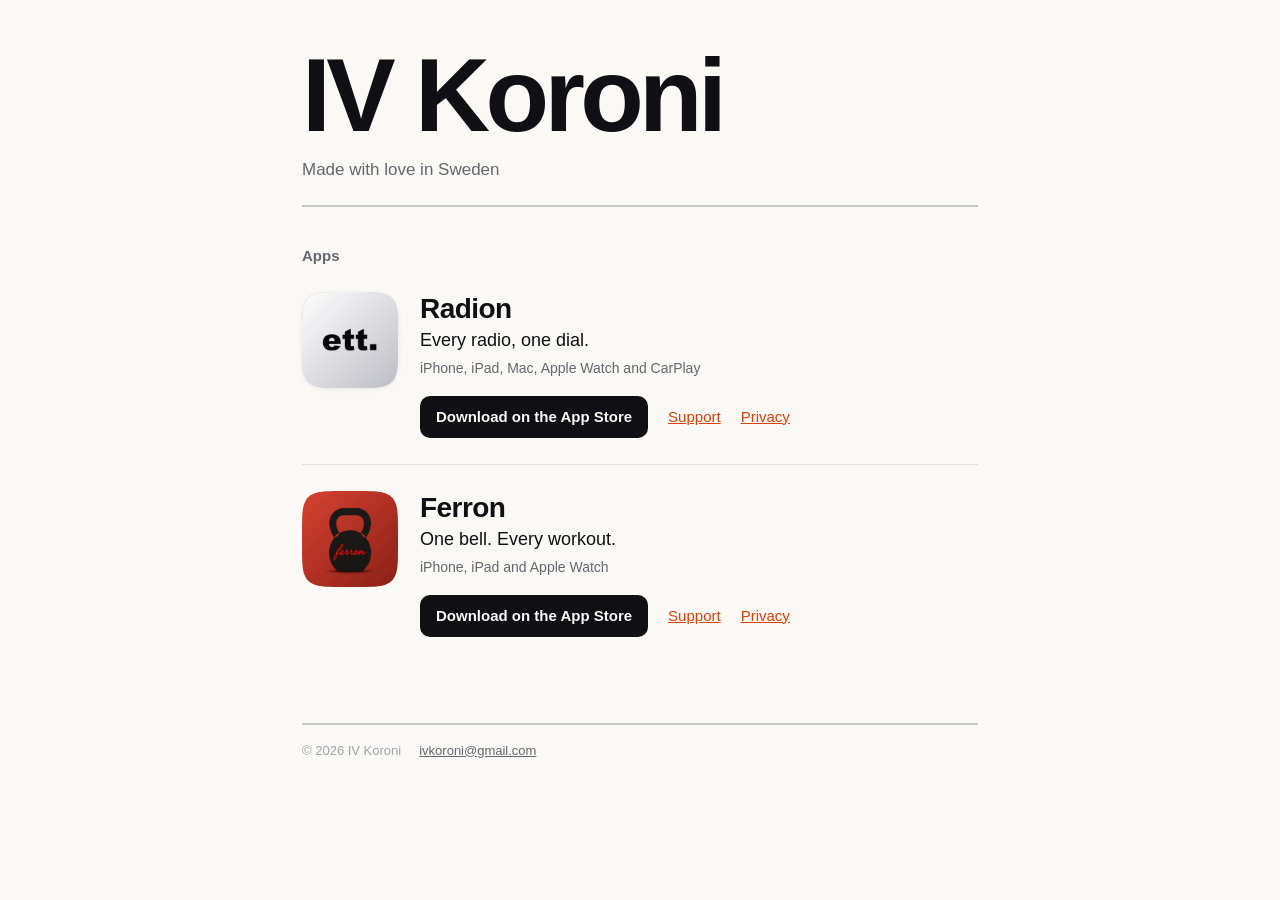
<file: index.html>
<!DOCTYPE html>
<html lang="en">
<head>
    <meta charset="utf-8">
    <meta name="viewport" content="width=device-width, initial-scale=1">
    <title>IV Koroni</title>
    <meta name="description" content="Radion and Ferron, apps by IV Koroni for iPhone, iPad, Mac and Apple Watch.">
    <link rel="stylesheet" href="/style.css">
</head>
<body>
<div class="page">

    <header class="home-head">
        <h1 class="wordmark"><a href="/">IV Koroni</a></h1>
        <p class="home-sub">Made with love in Sweden</p>
    </header>

    <main>
        <h2 class="shelf-title">Apps</h2>

        <ul class="shelf">

            <li class="app">
                <picture>
                    <source srcset="/radion/icon-dark.png" media="(prefers-color-scheme: dark)">
                    <img class="app-icon" src="/radion/icon-light.png" alt="" width="96" height="96">
                </picture>
                <div class="app-body">
                    <h3 class="app-name"><a href="/radion/">Radion</a></h3>
                    <p class="app-tagline">Every radio, one dial.</p>
                    <p class="app-devices">iPhone, iPad, Mac, Apple Watch and CarPlay</p>
                    <p class="app-actions">
                        <a class="store-button" href="https://apps.apple.com/app/radion/id6792465378">Download on the App Store</a>
                        <a href="/radion/support/">Support</a>
                        <a href="/radion/privacy/">Privacy</a>
                    </p>
                </div>
            </li>

            <li class="app">
                <img class="app-icon" src="/ferron/icon.png" alt="" width="96" height="96">
                <div class="app-body">
                    <h3 class="app-name"><a href="/ferron/">Ferron</a></h3>
                    <p class="app-tagline">One bell. Every workout.</p>
                    <p class="app-devices">iPhone, iPad and Apple Watch</p>
                    <p class="app-actions">
                        <a class="store-button" href="https://apps.apple.com/app/ferron/id6791507839">Download on the App Store</a>
                        <a href="/ferron/support/">Support</a>
                        <a href="/ferron/privacy/">Privacy</a>
                    </p>
                </div>
            </li>

        </ul>
    </main>

    <footer>
        <span>© 2026 IV Koroni</span>
        <a href="mailto:ivkoroni@gmail.com">ivkoroni@gmail.com</a>
    </footer>

</div>
</body>
</html>
</file>
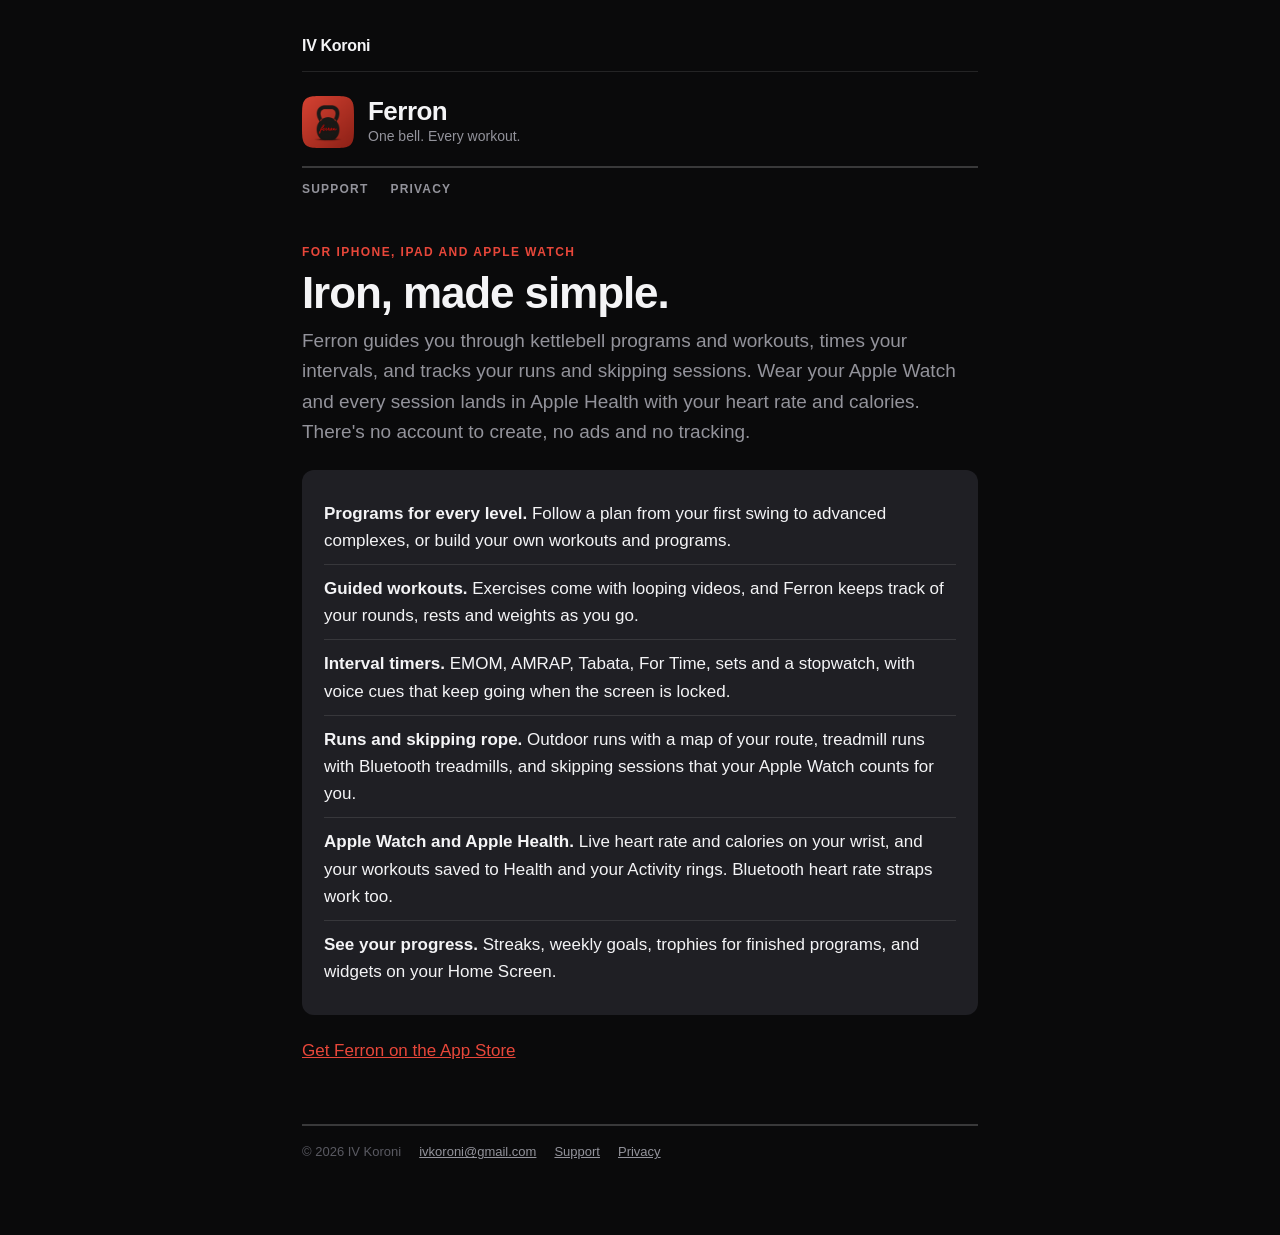
<file: ferron/index.html>
<!DOCTYPE html>
<html lang="en" class="always-dark">
<head>
    <meta charset="utf-8">
    <meta name="viewport" content="width=device-width, initial-scale=1">
    <meta name="theme-color" content="#0A0A0B">
    <title>Ferron</title>
    <meta name="description" content="Kettlebell programs, interval timers, runs and skipping rope, with Apple Watch and Apple Health. No account, no ads and no tracking.">
    <meta name="apple-itunes-app" content="app-id=6791507839">
    <link rel="stylesheet" href="/style.css">
    <link rel="apple-touch-icon" href="/ferron/apple-touch-icon.png">
    <link rel="icon" href="/ferron/icon.png">
</head>
<body>
<div class="page">

    <header>
        <div class="topbar"><a class="home-link" href="/">IV Koroni</a></div>
        <div class="masthead">
            <img class="mark" src="/ferron/icon.png" alt="">
            <div>
                <div class="masthead-title"><a href="/ferron/">Ferron</a></div>
                <div class="masthead-sub">One bell. Every workout.</div>
            </div>
        </div>
        <nav class="sections">
            <a href="/ferron/support/">Support</a>
            <a href="/ferron/privacy/">Privacy</a>
        </nav>
    </header>

    <main>
        <span class="overline">For iPhone, iPad and Apple Watch</span>
        <h1>Iron, made simple.</h1>
        <p class="lede">Ferron guides you through kettlebell programs and workouts, times your intervals, and tracks your runs and skipping sessions. Wear your Apple Watch and every session lands in Apple Health with your heart rate and calories. There's no account to create, no ads and no tracking.</p>

        <div class="card">
            <ul class="summary">
                <li><strong>Programs for every level.</strong> Follow a plan from your first swing to advanced complexes, or build your own workouts and programs.</li>
                <li><strong>Guided workouts.</strong> Exercises come with looping videos, and Ferron keeps track of your rounds, rests and weights as you go.</li>
                <li><strong>Interval timers.</strong> EMOM, AMRAP, Tabata, For Time, sets and a stopwatch, with voice cues that keep going when the screen is locked.</li>
                <li><strong>Runs and skipping rope.</strong> Outdoor runs with a map of your route, treadmill runs with Bluetooth treadmills, and skipping sessions that your Apple Watch counts for you.</li>
                <li><strong>Apple Watch and Apple Health.</strong> Live heart rate and calories on your wrist, and your workouts saved to Health and your Activity rings. Bluetooth heart rate straps work too.</li>
                <li><strong>See your progress.</strong> Streaks, weekly goals, trophies for finished programs, and widgets on your Home Screen.</li>
            </ul>
        </div>

        <p><a href="https://apps.apple.com/app/ferron/id6791507839">Get Ferron on the App Store</a></p>
    </main>

    <footer>
        <span>© 2026 IV Koroni</span>
        <a href="mailto:ivkoroni@gmail.com">ivkoroni@gmail.com</a>
        <a href="/ferron/support/">Support</a>
        <a href="/ferron/privacy/">Privacy</a>
    </footer>

</div>
</body>
</html>
</file>
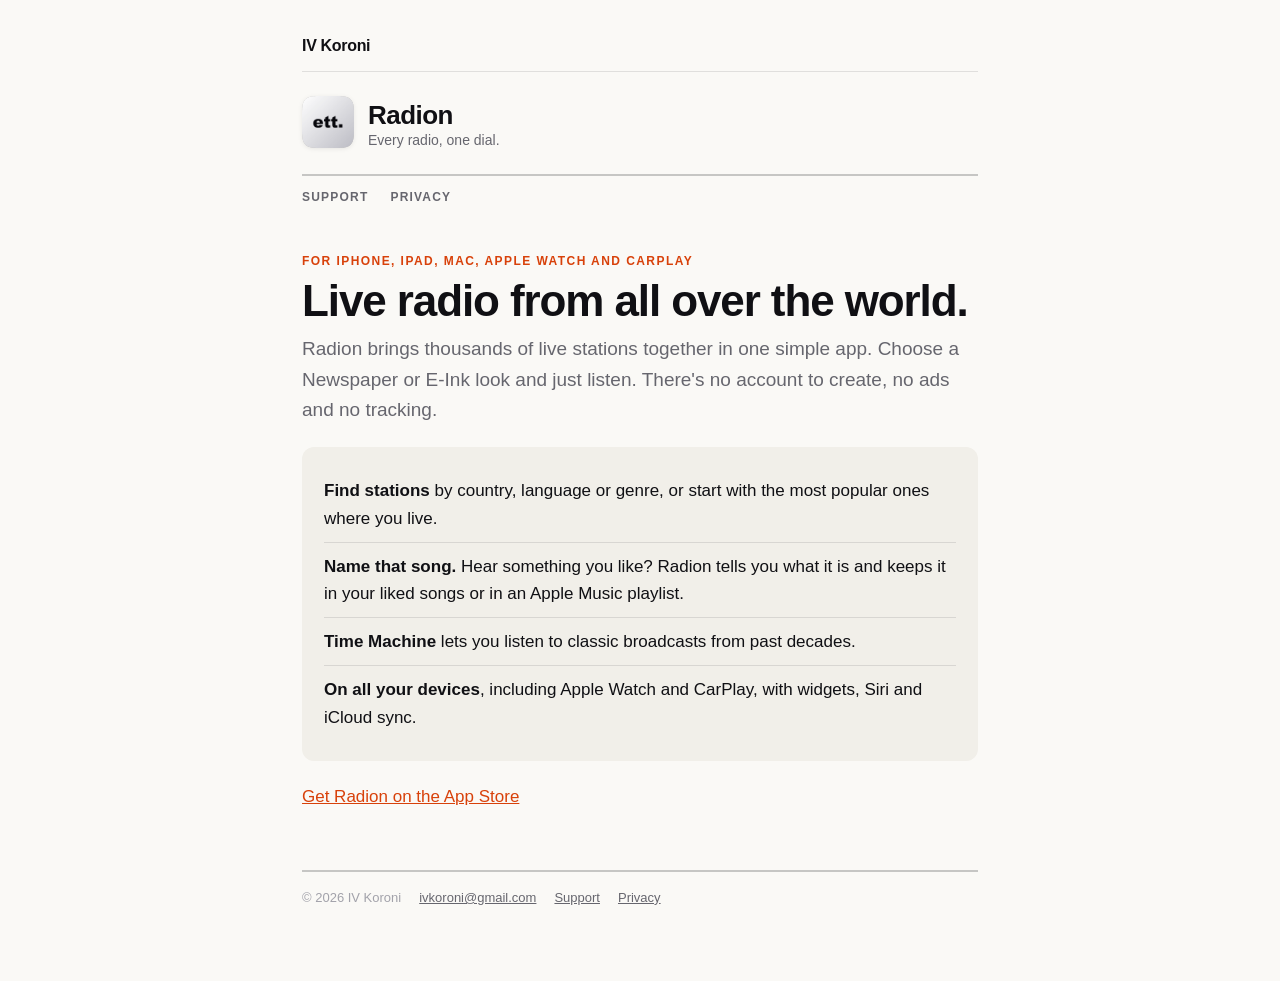
<file: radion/index.html>
<!DOCTYPE html>
<html lang="en">
<head>
    <meta charset="utf-8">
    <meta name="viewport" content="width=device-width, initial-scale=1">
    <title>Radion</title>
    <meta name="description" content="Thousands of live radio stations from around the world, with song ID, Time Machine, Apple Watch and CarPlay. No account, no ads and no tracking.">
    <meta name="apple-itunes-app" content="app-id=6792465378">
    <link rel="stylesheet" href="/style.css">
    <link rel="apple-touch-icon" href="/radion/apple-touch-icon.png">
    <link rel="icon" href="/radion/icon-light.png">
</head>
<body>
<div class="page">

    <header>
        <div class="topbar"><a class="home-link" href="/">IV Koroni</a></div>
        <div class="masthead">
            <picture>
                <source srcset="/radion/icon-dark.png" media="(prefers-color-scheme: dark)">
                <img class="mark" src="/radion/icon-light.png" alt="">
            </picture>
            <div>
                <div class="masthead-title"><a href="/radion/">Radion</a></div>
                <div class="masthead-sub">Every radio, one dial.</div>
            </div>
        </div>
        <nav class="sections">
            <a href="/radion/support/">Support</a>
            <a href="/radion/privacy/">Privacy</a>
        </nav>
    </header>

    <main>
        <span class="overline">For iPhone, iPad, Mac, Apple Watch and CarPlay</span>
        <h1>Live radio from all over the world.</h1>
        <p class="lede">Radion brings thousands of live stations together in one simple app. Choose a Newspaper or E-Ink look and just listen. There's no account to create, no ads and no tracking.</p>

        <div class="card">
            <ul class="summary">
                <li><strong>Find stations</strong> by country, language or genre, or start with the most popular ones where you live.</li>
                <li><strong>Name that song.</strong> Hear something you like? Radion tells you what it is and keeps it in your liked songs or in an Apple Music playlist.</li>
                <li><strong>Time Machine</strong> lets you listen to classic broadcasts from past decades.</li>
                <li><strong>On all your devices</strong>, including Apple Watch and CarPlay, with widgets, Siri and iCloud sync.</li>
            </ul>
        </div>

        <p><a href="https://apps.apple.com/app/radion/id6792465378">Get Radion on the App Store</a></p>
    </main>

    <footer>
        <span>© 2026 IV Koroni</span>
        <a href="mailto:ivkoroni@gmail.com">ivkoroni@gmail.com</a>
        <a href="/radion/support/">Support</a>
        <a href="/radion/privacy/">Privacy</a>
    </footer>

</div>
</body>
</html>
</file>
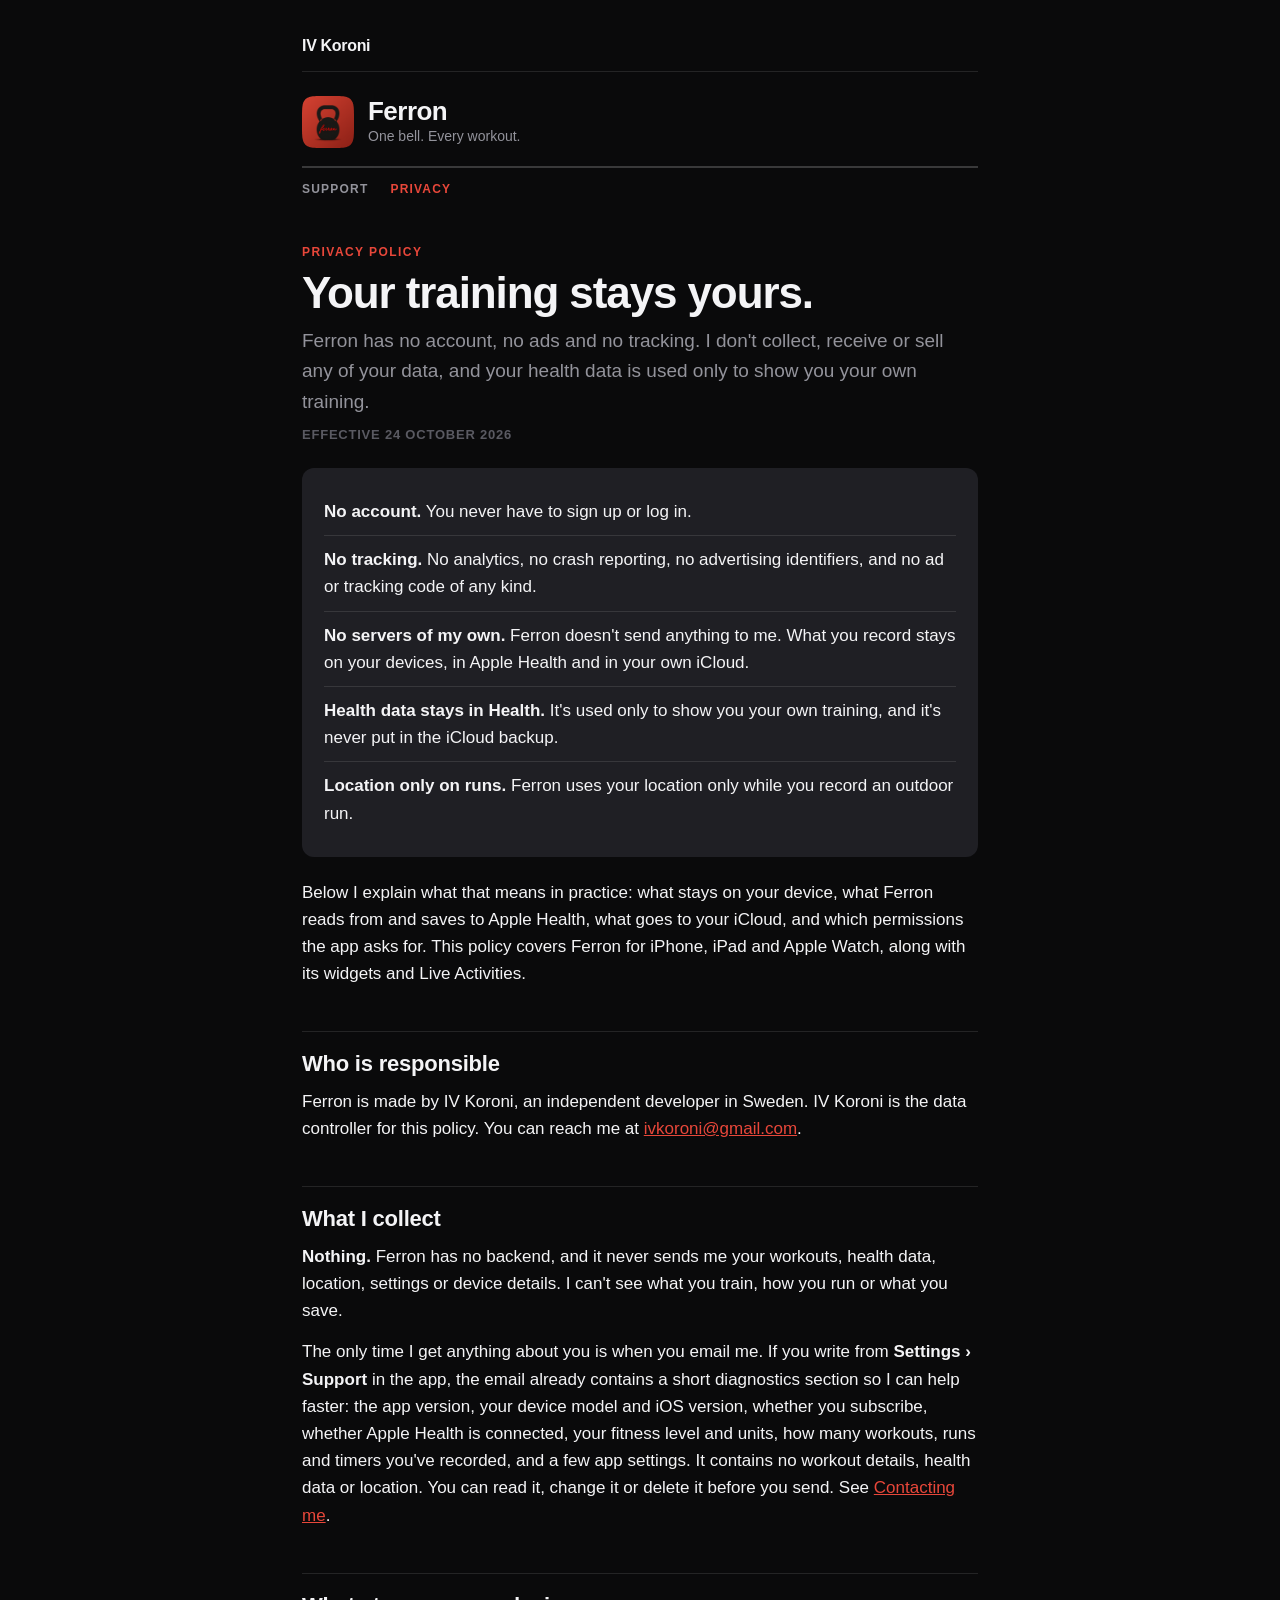
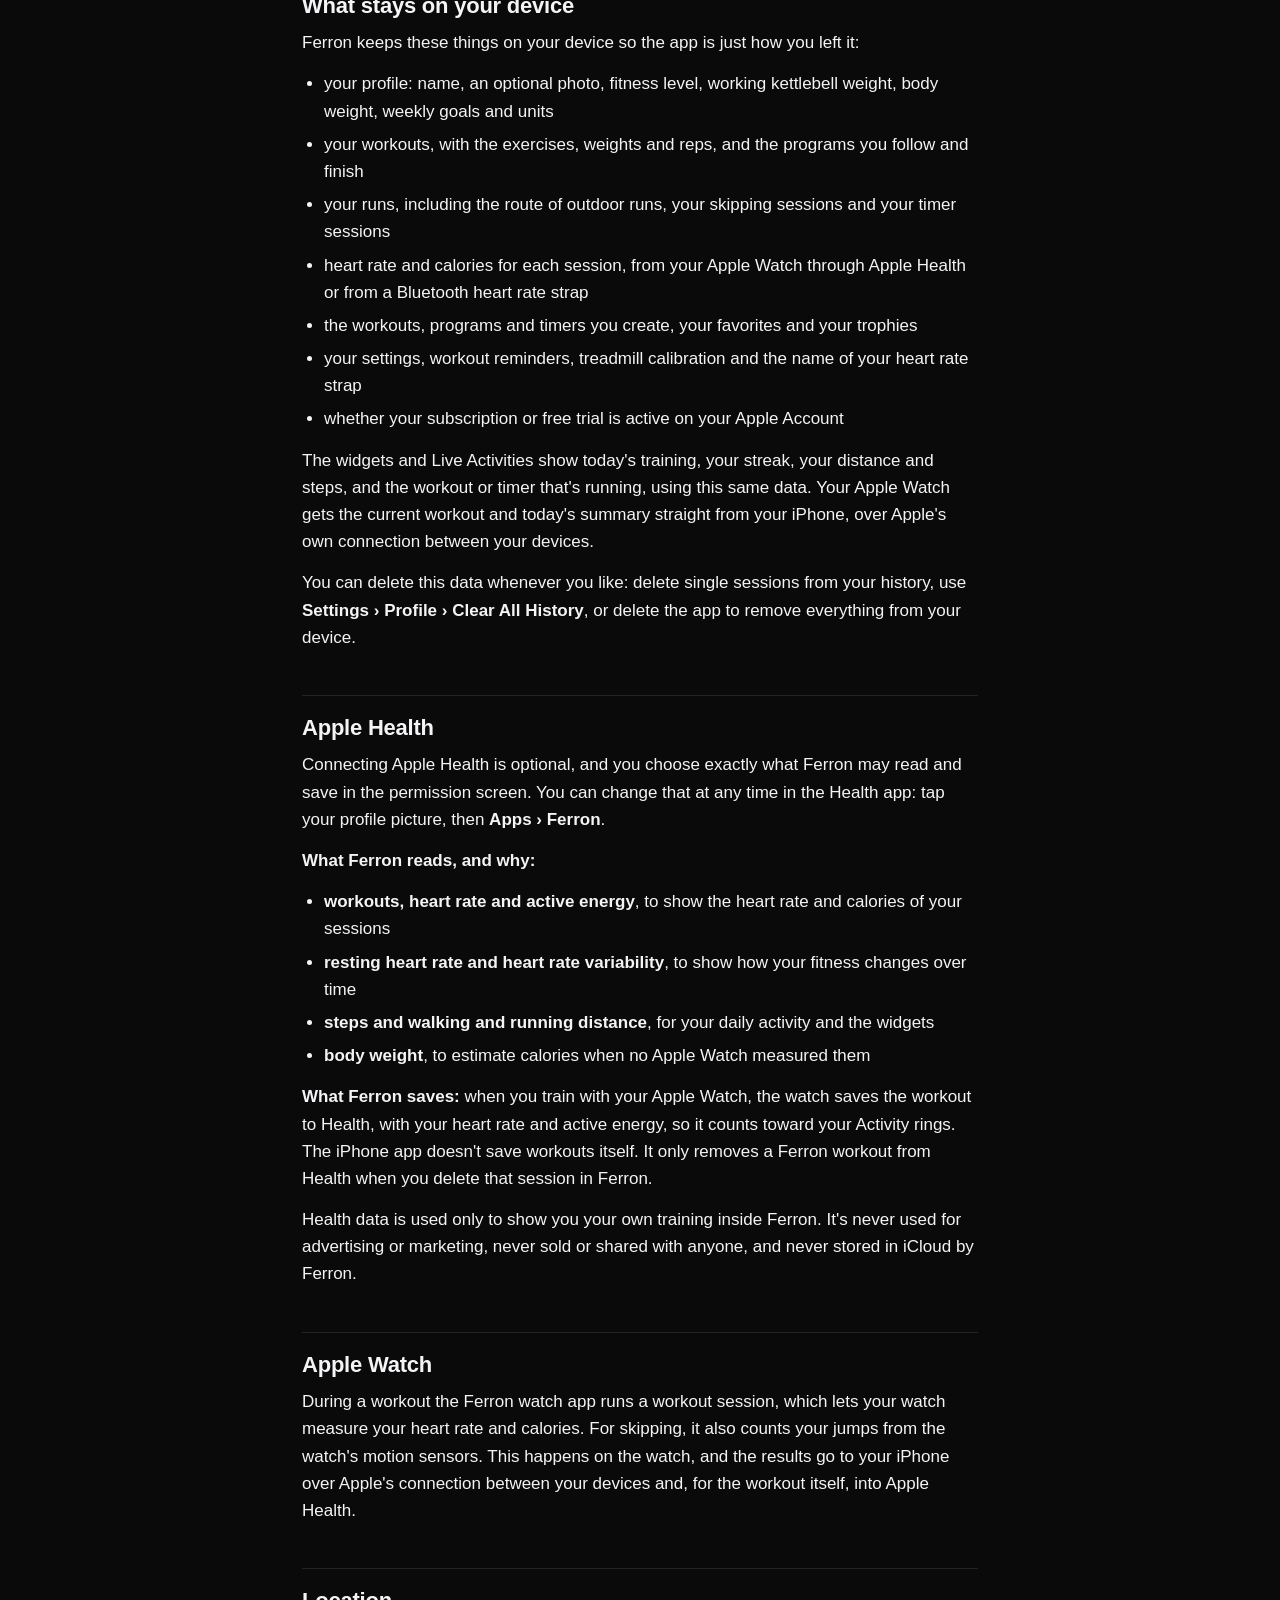
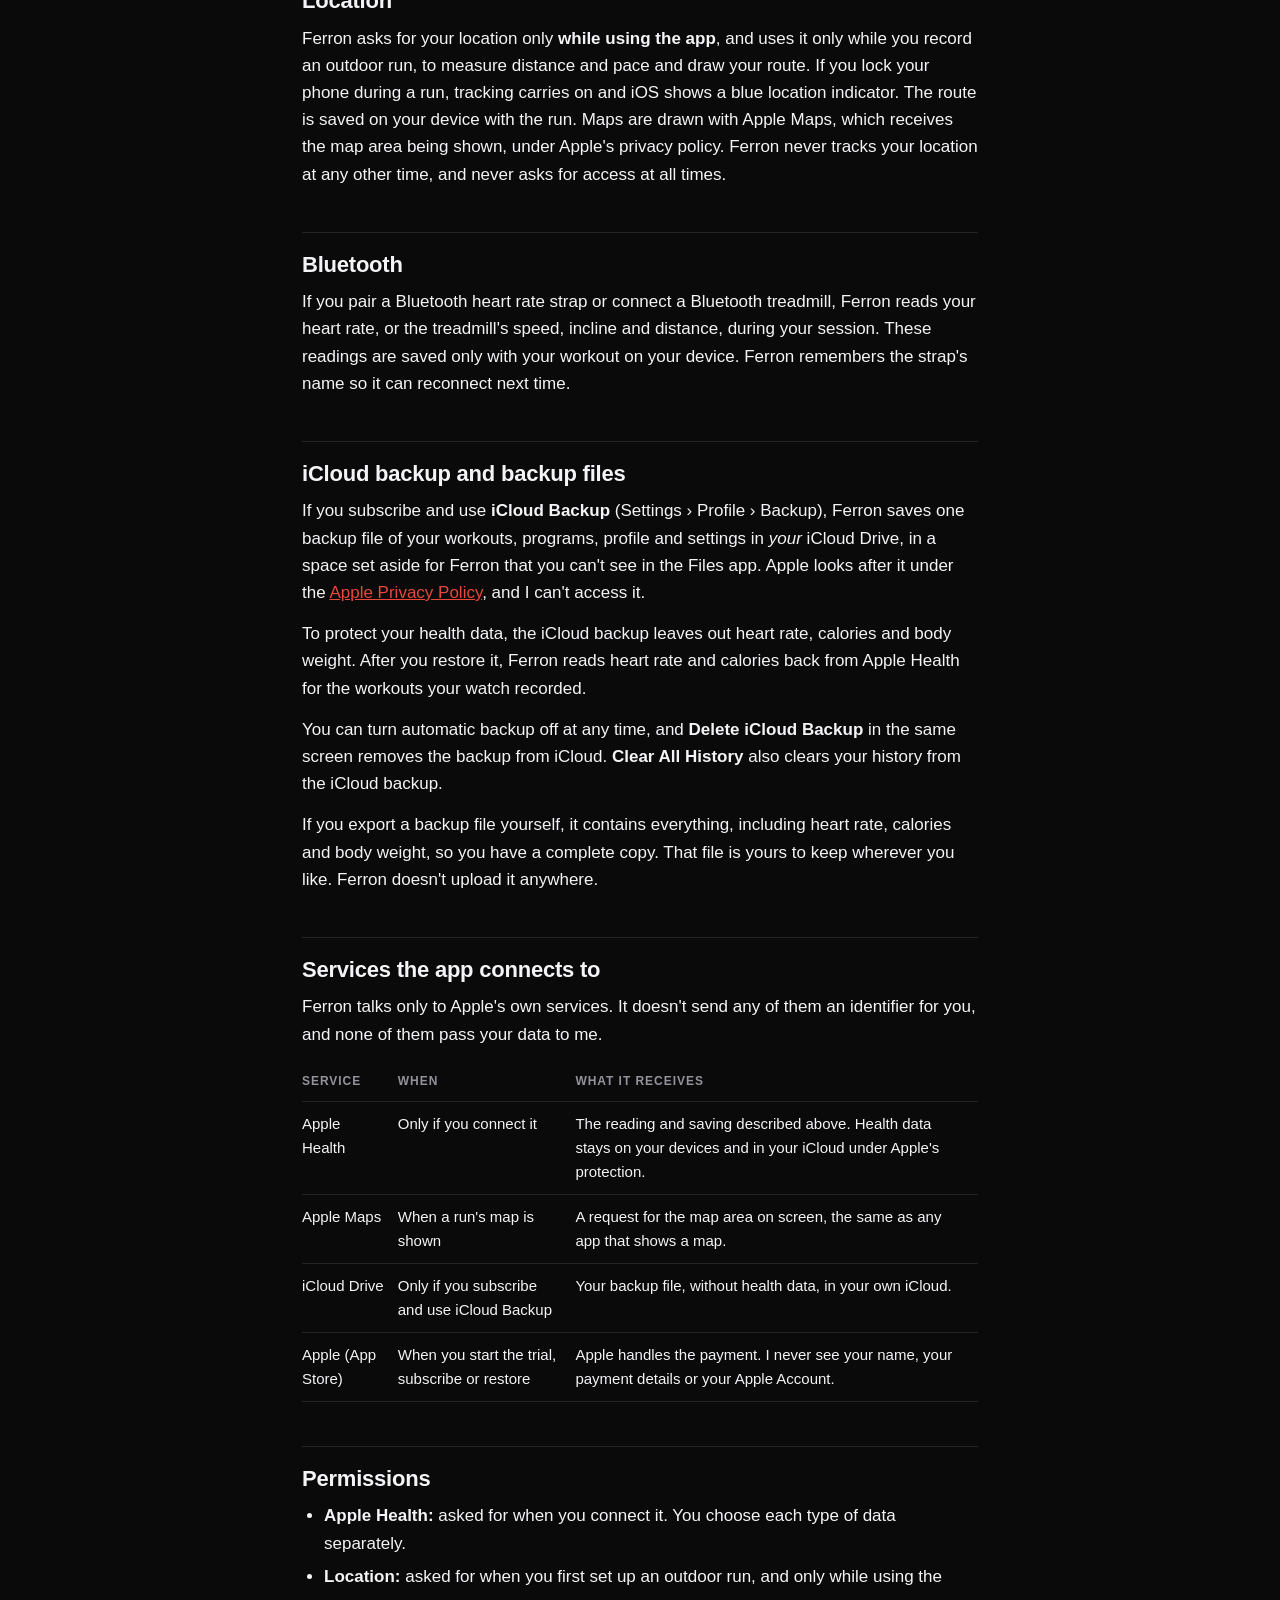
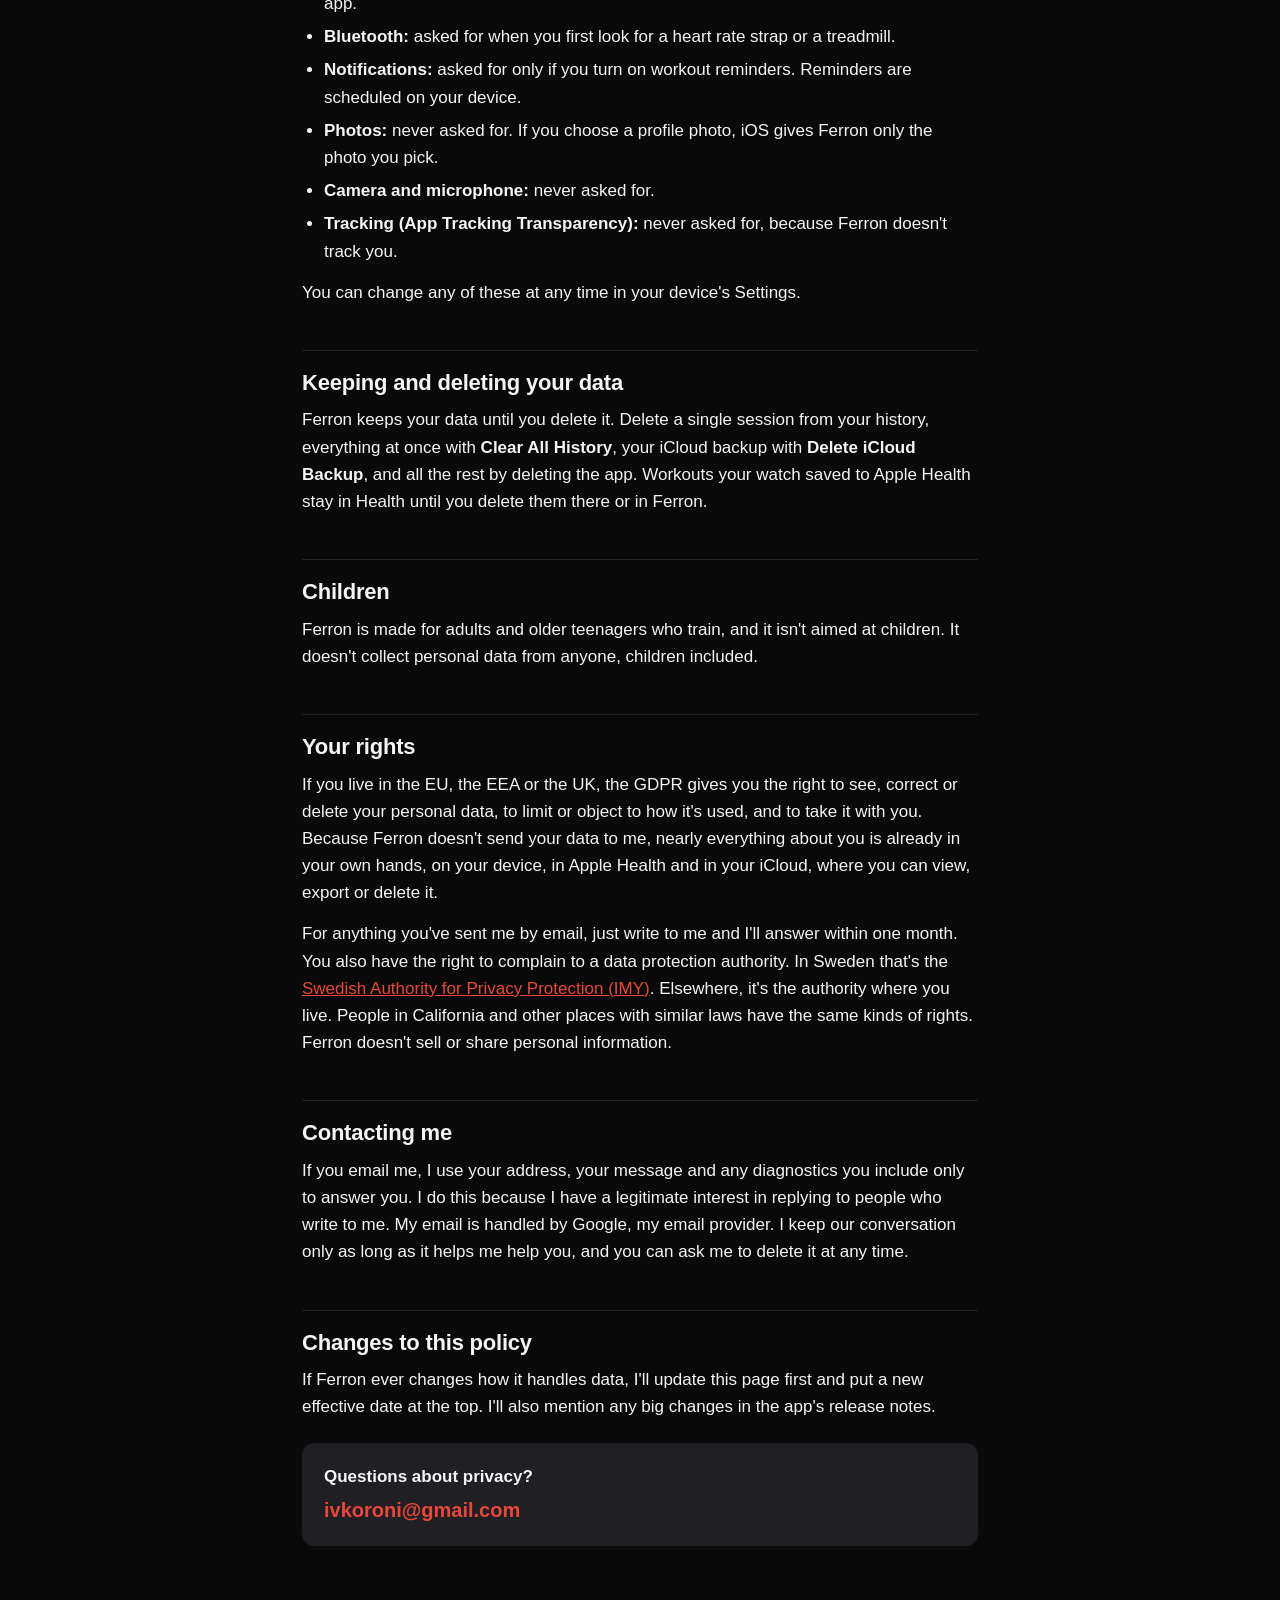
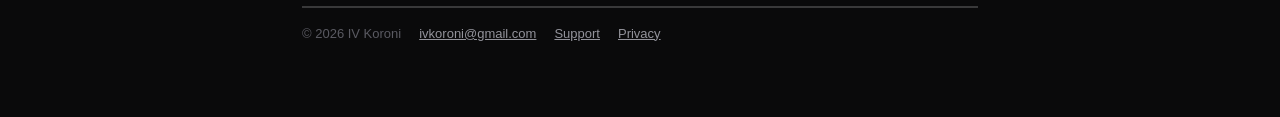
<file: ferron/privacy/index.html>
<!DOCTYPE html>
<html lang="en" class="always-dark">
<head>
    <meta charset="utf-8">
    <meta name="viewport" content="width=device-width, initial-scale=1">
    <meta name="theme-color" content="#0A0A0B">
    <title>Ferron Privacy Policy</title>
    <meta name="description" content="How Ferron handles your data: no account, no ads, no tracking, your health data stays in Apple Health, and nothing is collected by the developer.">
    <link rel="stylesheet" href="/style.css">
    <link rel="apple-touch-icon" href="/ferron/apple-touch-icon.png">
    <link rel="icon" href="/ferron/icon.png">
</head>
<body>
<div class="page">

    <header>
        <div class="topbar"><a class="home-link" href="/">IV Koroni</a></div>
        <div class="masthead">
            <img class="mark" src="/ferron/icon.png" alt="">
            <div>
                <div class="masthead-title"><a href="/ferron/">Ferron</a></div>
                <div class="masthead-sub">One bell. Every workout.</div>
            </div>
        </div>
        <nav class="sections">
            <a href="/ferron/support/">Support</a>
            <a href="/ferron/privacy/" aria-current="page">Privacy</a>
        </nav>
    </header>

    <main>
        <span class="overline">Privacy Policy</span>
        <h1>Your training stays yours.</h1>
        <p class="lede">Ferron has no account, no ads and no tracking. I don't collect, receive or sell any of your data, and your health data is used only to show you your own training.</p>
        <p class="dateline">Effective 24 October 2026</p>

        <div class="card">
            <ul class="summary">
                <li><strong>No account.</strong> You never have to sign up or log in.</li>
                <li><strong>No tracking.</strong> No analytics, no crash reporting, no advertising identifiers, and no ad or tracking code of any kind.</li>
                <li><strong>No servers of my own.</strong> Ferron doesn't send anything to me. What you record stays on your devices, in Apple Health and in your own iCloud.</li>
                <li><strong>Health data stays in Health.</strong> It's used only to show you your own training, and it's never put in the iCloud backup.</li>
                <li><strong>Location only on runs.</strong> Ferron uses your location only while you record an outdoor run.</li>
            </ul>
        </div>

        <p>Below I explain what that means in practice: what stays on your device, what Ferron reads from and saves to Apple Health, what goes to your iCloud, and which permissions the app asks for. This policy covers Ferron for iPhone, iPad and Apple Watch, along with its widgets and Live Activities.</p>

        <h2>Who is responsible</h2>
        <p>Ferron is made by IV Koroni, an independent developer in Sweden. IV Koroni is the data controller for this policy. You can reach me at <a href="mailto:ivkoroni@gmail.com">ivkoroni@gmail.com</a>.</p>

        <h2>What I collect</h2>
        <p><strong>Nothing.</strong> Ferron has no backend, and it never sends me your workouts, health data, location, settings or device details. I can't see what you train, how you run or what you save.</p>
        <p>The only time I get anything about you is when you email me. If you write from <strong>Settings › Support</strong> in the app, the email already contains a short diagnostics section so I can help faster: the app version, your device model and iOS version, whether you subscribe, whether Apple Health is connected, your fitness level and units, how many workouts, runs and timers you've recorded, and a few app settings. It contains no workout details, health data or location. You can read it, change it or delete it before you send. See <a href="#contact">Contacting me</a>.</p>

        <h2>What stays on your device</h2>
        <p>Ferron keeps these things on your device so the app is just how you left it:</p>
        <ul>
            <li>your profile: name, an optional photo, fitness level, working kettlebell weight, body weight, weekly goals and units</li>
            <li>your workouts, with the exercises, weights and reps, and the programs you follow and finish</li>
            <li>your runs, including the route of outdoor runs, your skipping sessions and your timer sessions</li>
            <li>heart rate and calories for each session, from your Apple Watch through Apple Health or from a Bluetooth heart rate strap</li>
            <li>the workouts, programs and timers you create, your favorites and your trophies</li>
            <li>your settings, workout reminders, treadmill calibration and the name of your heart rate strap</li>
            <li>whether your subscription or free trial is active on your Apple Account</li>
        </ul>
        <p>The widgets and Live Activities show today's training, your streak, your distance and steps, and the workout or timer that's running, using this same data. Your Apple Watch gets the current workout and today's summary straight from your iPhone, over Apple's own connection between your devices.</p>
        <p>You can delete this data whenever you like: delete single sessions from your history, use <strong>Settings › Profile › Clear All History</strong>, or delete the app to remove everything from your device.</p>

        <h2>Apple Health</h2>
        <p>Connecting Apple Health is optional, and you choose exactly what Ferron may read and save in the permission screen. You can change that at any time in the Health app: tap your profile picture, then <strong>Apps › Ferron</strong>.</p>
        <p><strong>What Ferron reads, and why:</strong></p>
        <ul>
            <li><strong>workouts, heart rate and active energy</strong>, to show the heart rate and calories of your sessions</li>
            <li><strong>resting heart rate and heart rate variability</strong>, to show how your fitness changes over time</li>
            <li><strong>steps and walking and running distance</strong>, for your daily activity and the widgets</li>
            <li><strong>body weight</strong>, to estimate calories when no Apple Watch measured them</li>
        </ul>
        <p><strong>What Ferron saves:</strong> when you train with your Apple Watch, the watch saves the workout to Health, with your heart rate and active energy, so it counts toward your Activity rings. The iPhone app doesn't save workouts itself. It only removes a Ferron workout from Health when you delete that session in Ferron.</p>
        <p>Health data is used only to show you your own training inside Ferron. It's never used for advertising or marketing, never sold or shared with anyone, and never stored in iCloud by Ferron.</p>

        <h2>Apple Watch</h2>
        <p>During a workout the Ferron watch app runs a workout session, which lets your watch measure your heart rate and calories. For skipping, it also counts your jumps from the watch's motion sensors. This happens on the watch, and the results go to your iPhone over Apple's connection between your devices and, for the workout itself, into Apple Health.</p>

        <h2>Location</h2>
        <p>Ferron asks for your location only <strong>while using the app</strong>, and uses it only while you record an outdoor run, to measure distance and pace and draw your route. If you lock your phone during a run, tracking carries on and iOS shows a blue location indicator. The route is saved on your device with the run. Maps are drawn with Apple Maps, which receives the map area being shown, under Apple's privacy policy. Ferron never tracks your location at any other time, and never asks for access at all times.</p>

        <h2>Bluetooth</h2>
        <p>If you pair a Bluetooth heart rate strap or connect a Bluetooth treadmill, Ferron reads your heart rate, or the treadmill's speed, incline and distance, during your session. These readings are saved only with your workout on your device. Ferron remembers the strap's name so it can reconnect next time.</p>

        <h2>iCloud backup and backup files</h2>
        <p>If you subscribe and use <strong>iCloud Backup</strong> (Settings › Profile › Backup), Ferron saves one backup file of your workouts, programs, profile and settings in <em>your</em> iCloud Drive, in a space set aside for Ferron that you can't see in the Files app. Apple looks after it under the <a href="https://www.apple.com/legal/privacy/">Apple Privacy Policy</a>, and I can't access it.</p>
        <p>To protect your health data, the iCloud backup leaves out heart rate, calories and body weight. After you restore it, Ferron reads heart rate and calories back from Apple Health for the workouts your watch recorded.</p>
        <p>You can turn automatic backup off at any time, and <strong>Delete iCloud Backup</strong> in the same screen removes the backup from iCloud. <strong>Clear All History</strong> also clears your history from the iCloud backup.</p>
        <p>If you export a backup file yourself, it contains everything, including heart rate, calories and body weight, so you have a complete copy. That file is yours to keep wherever you like. Ferron doesn't upload it anywhere.</p>

        <h2>Services the app connects to</h2>
        <p>Ferron talks only to Apple's own services. It doesn't send any of them an identifier for you, and none of them pass your data to me.</p>

        <table>
            <thead>
                <tr><th>Service</th><th>When</th><th>What it receives</th></tr>
            </thead>
            <tbody>
                <tr>
                    <td>Apple Health</td>
                    <td>Only if you connect it</td>
                    <td>The reading and saving described above. Health data stays on your devices and in your iCloud under Apple's protection.</td>
                </tr>
                <tr>
                    <td>Apple Maps</td>
                    <td>When a run's map is shown</td>
                    <td>A request for the map area on screen, the same as any app that shows a map.</td>
                </tr>
                <tr>
                    <td>iCloud Drive</td>
                    <td>Only if you subscribe and use iCloud Backup</td>
                    <td>Your backup file, without health data, in your own iCloud.</td>
                </tr>
                <tr>
                    <td>Apple (App Store)</td>
                    <td>When you start the trial, subscribe or restore</td>
                    <td>Apple handles the payment. I never see your name, your payment details or your Apple Account.</td>
                </tr>
            </tbody>
        </table>

        <h2>Permissions</h2>
        <ul>
            <li><strong>Apple Health:</strong> asked for when you connect it. You choose each type of data separately.</li>
            <li><strong>Location:</strong> asked for when you first set up an outdoor run, and only while using the app.</li>
            <li><strong>Bluetooth:</strong> asked for when you first look for a heart rate strap or a treadmill.</li>
            <li><strong>Notifications:</strong> asked for only if you turn on workout reminders. Reminders are scheduled on your device.</li>
            <li><strong>Photos:</strong> never asked for. If you choose a profile photo, iOS gives Ferron only the photo you pick.</li>
            <li><strong>Camera and microphone:</strong> never asked for.</li>
            <li><strong>Tracking (App Tracking Transparency):</strong> never asked for, because Ferron doesn't track you.</li>
        </ul>
        <p>You can change any of these at any time in your device's Settings.</p>

        <h2>Keeping and deleting your data</h2>
        <p>Ferron keeps your data until you delete it. Delete a single session from your history, everything at once with <strong>Clear All History</strong>, your iCloud backup with <strong>Delete iCloud Backup</strong>, and all the rest by deleting the app. Workouts your watch saved to Apple Health stay in Health until you delete them there or in Ferron.</p>

        <h2>Children</h2>
        <p>Ferron is made for adults and older teenagers who train, and it isn't aimed at children. It doesn't collect personal data from anyone, children included.</p>

        <h2>Your rights</h2>
        <p>If you live in the EU, the EEA or the UK, the GDPR gives you the right to see, correct or delete your personal data, to limit or object to how it's used, and to take it with you. Because Ferron doesn't send your data to me, nearly everything about you is already in your own hands, on your device, in Apple Health and in your iCloud, where you can view, export or delete it.</p>
        <p>For anything you've sent me by email, just write to me and I'll answer within one month. You also have the right to complain to a data protection authority. In Sweden that's the <a href="https://www.imy.se/">Swedish Authority for Privacy Protection (IMY)</a>. Elsewhere, it's the authority where you live. People in California and other places with similar laws have the same kinds of rights. Ferron doesn't sell or share personal information.</p>

        <h2 id="contact">Contacting me</h2>
        <p>If you email me, I use your address, your message and any diagnostics you include only to answer you. I do this because I have a legitimate interest in replying to people who write to me. My email is handled by Google, my email provider. I keep our conversation only as long as it helps me help you, and you can ask me to delete it at any time.</p>

        <h2>Changes to this policy</h2>
        <p>If Ferron ever changes how it handles data, I'll update this page first and put a new effective date at the top. I'll also mention any big changes in the app's release notes.</p>

        <div class="card">
            <p><strong>Questions about privacy?</strong><br>
            <a class="contact-email" href="mailto:ivkoroni@gmail.com">ivkoroni@gmail.com</a></p>
        </div>
    </main>

    <footer>
        <span>© 2026 IV Koroni</span>
        <a href="mailto:ivkoroni@gmail.com">ivkoroni@gmail.com</a>
        <a href="/ferron/support/">Support</a>
        <a href="/ferron/privacy/">Privacy</a>
    </footer>

</div>
</body>
</html>
</file>
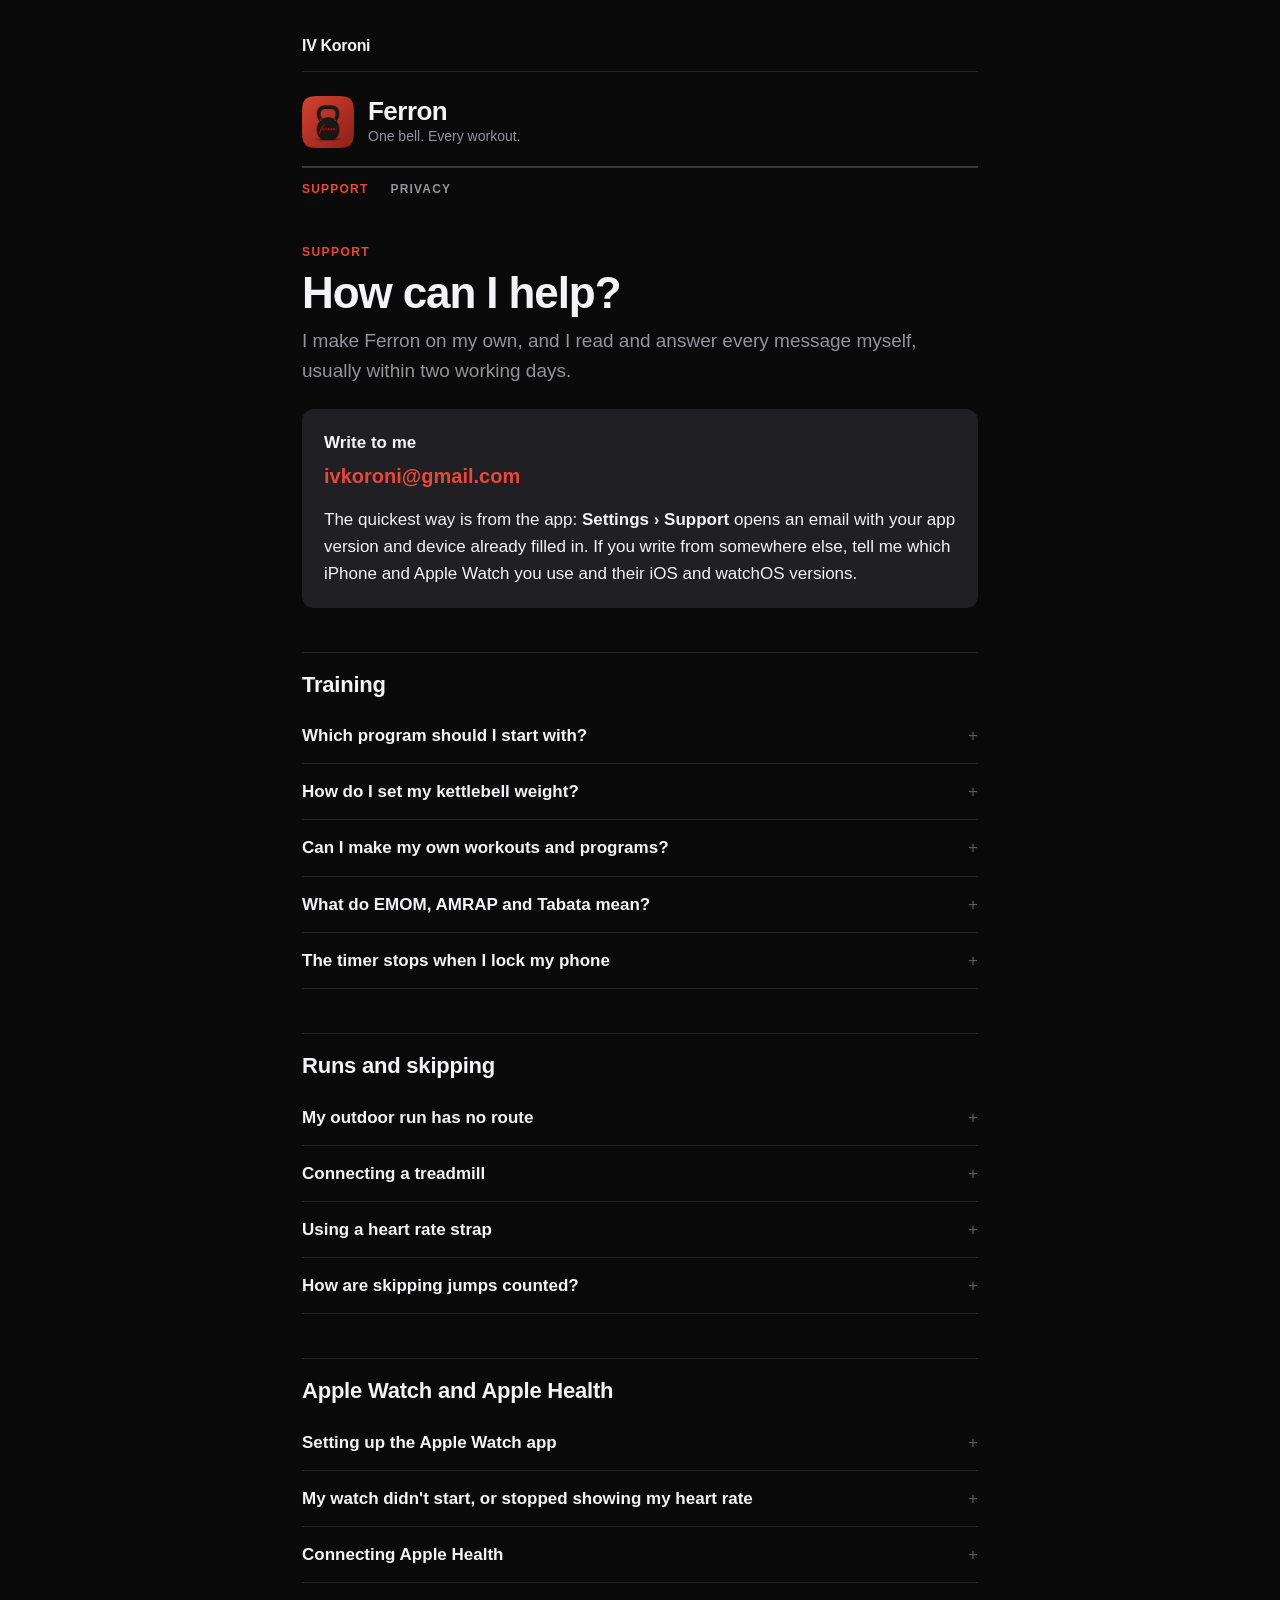
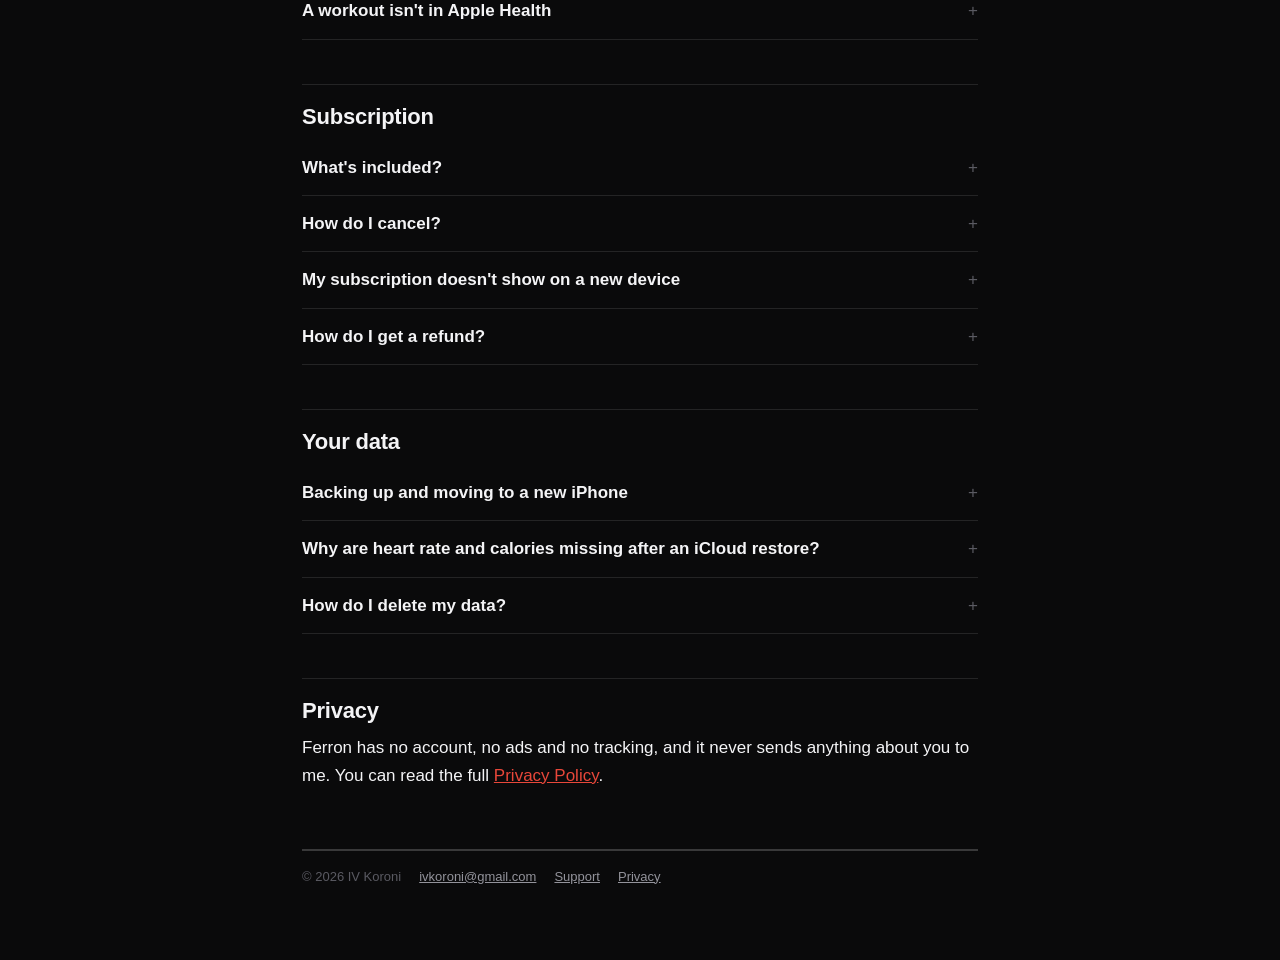
<file: ferron/support/index.html>
<!DOCTYPE html>
<html lang="en" class="always-dark">
<head>
    <meta charset="utf-8">
    <meta name="viewport" content="width=device-width, initial-scale=1">
    <meta name="theme-color" content="#0A0A0B">
    <title>Ferron Support</title>
    <meta name="description" content="Help with Ferron: workouts, timers, runs, Apple Watch, Apple Health, the subscription and backups.">
    <link rel="stylesheet" href="/style.css">
    <link rel="apple-touch-icon" href="/ferron/apple-touch-icon.png">
    <link rel="icon" href="/ferron/icon.png">
</head>
<body>
<div class="page">

    <header>
        <div class="topbar"><a class="home-link" href="/">IV Koroni</a></div>
        <div class="masthead">
            <img class="mark" src="/ferron/icon.png" alt="">
            <div>
                <div class="masthead-title"><a href="/ferron/">Ferron</a></div>
                <div class="masthead-sub">One bell. Every workout.</div>
            </div>
        </div>
        <nav class="sections">
            <a href="/ferron/support/" aria-current="page">Support</a>
            <a href="/ferron/privacy/">Privacy</a>
        </nav>
    </header>

    <main>
        <span class="overline">Support</span>
        <h1>How can I help?</h1>
        <p class="lede">I make Ferron on my own, and I read and answer every message myself, usually within two working days.</p>

        <div class="card">
            <p><strong>Write to me</strong><br>
            <a class="contact-email" href="mailto:ivkoroni@gmail.com?subject=Ferron%20support">ivkoroni@gmail.com</a></p>
            <p>The quickest way is from the app: <strong>Settings › Support</strong> opens an email with your app version and device already filled in. If you write from somewhere else, tell me which iPhone and Apple Watch you use and their iOS and watchOS versions.</p>
        </div>

        <h2>Training</h2>

        <details>
            <summary>Which program should I start with?</summary>
            <p>Ferron suggests programs that match the fitness level in your profile, and they're grouped from beginner to advanced. If you're new to kettlebells, start with <strong>Introduction to Kettlebell</strong>. You can change your level at any time in <strong>Settings › Profile</strong>.</p>
        </details>

        <details>
            <summary>How do I set my kettlebell weight?</summary>
            <p>Set your usual bell in <strong>Settings › Profile › Working Kettlebell</strong>. Workouts start from that weight, and you can change the weight for any exercise during a workout. Kilograms or pounds is under <strong>Settings › Profile › Weight</strong>.</p>
        </details>

        <details>
            <summary>Can I make my own workouts and programs?</summary>
            <p>Yes. Build a workout from the exercise library and save it, or put several workouts together into your own program.</p>
        </details>

        <details>
            <summary>What do EMOM, AMRAP and Tabata mean?</summary>
            <p><strong>Settings › Workout Guide</strong> explains every workout and timer type with examples.</p>
        </details>

        <details>
            <summary>The timer stops when I lock my phone</summary>
            <p>Make sure <strong>Settings › Background Timer</strong> is on. Ferron then keeps timing and playing its cues with the screen locked, and shows the timer on your Lock Screen. <strong>Screen On</strong> keeps the display awake during a session instead.</p>
        </details>

        <h2>Runs and skipping</h2>

        <details>
            <summary>My outdoor run has no route</summary>
            <p>Ferron needs location access while you use it. Check <strong>iPhone Settings › Privacy &amp; Security › Location Services › Ferron</strong> and choose <strong>While Using the App</strong> with Precise Location on. You can lock your phone during the run: tracking carries on, and iOS shows a blue location indicator while it does.</p>
        </details>

        <details>
            <summary>Connecting a treadmill</summary>
            <p>Ferron works with Bluetooth treadmills that support the Fitness Machine standard (FTMS), which most treadmills made in the last few years do. Turn the treadmill on, start a treadmill run, and choose it from the list. Treadmills often read a little long or short, so <strong>Settings › Treadmill Calibration</strong> learns the difference from your runs and corrects the distance.</p>
        </details>

        <details>
            <summary>Using a heart rate strap</summary>
            <p>Pair a Bluetooth chest strap or armband in <strong>Settings › Heart Rate Monitor</strong>. Ferron then connects to it by itself when a workout or run starts and shows your heart rate live. If you also wear an Apple Watch, the watch's heart rate is used.</p>
        </details>

        <details>
            <summary>How are skipping jumps counted?</summary>
            <p>With your Apple Watch on, Ferron counts your jumps from the watch's motion sensors as you skip. Without a watch, or if the count is off, you can type in the right number on the summary screen before you save.</p>
        </details>

        <h2>Apple Watch and Apple Health</h2>

        <details>
            <summary>Setting up the Apple Watch app</summary>
            <p>Install Ferron on your watch from the Watch app on your iPhone. Then start a workout, run or skipping session on your iPhone as usual, and Ferron opens on your watch by itself, showing your heart rate, calories and the current exercise.</p>
        </details>

        <details>
            <summary>My watch didn't start, or stopped showing my heart rate</summary>
            <p>Keep the watch on your wrist and unlocked, with your iPhone nearby and Bluetooth on. Ferron tries again by itself if the watch doesn't respond at first. Your iPhone keeps recording the workout either way, so your session is never lost, and if the watch saved it to Health, Ferron picks up its heart rate and calories afterwards.</p>
        </details>

        <details>
            <summary>Connecting Apple Health</summary>
            <p>Turn it on in <strong>Settings › Apple Health</strong>. If you said no earlier, open the Health app, tap your profile picture, then <strong>Apps › Ferron</strong>, and turn the switches on.</p>
        </details>

        <details>
            <summary>A workout isn't in Apple Health</summary>
            <p>Workouts are saved to Health by your Apple Watch, so a session recorded without the watch has no Health entry. If you wore the watch, give it a moment to sync with your iPhone. Then open the workout in Ferron and tap the grey Health icon at the top: if Health has the workout, Ferron links it and fills in your heart rate and calories.</p>
        </details>

        <h2>Subscription</h2>

        <details>
            <summary>What's included?</summary>
            <p>Ferron is a subscription, monthly or yearly, and both start with a free week if you haven't had a Ferron trial before. It unlocks everything: all programs and workouts, timers, runs and skipping, Apple Watch and Apple Health, Bluetooth treadmills and heart rate straps, and iCloud backup. Without a subscription you can still open the app, look at your history and use Settings.</p>
        </details>

        <details>
            <summary>How do I cancel?</summary>
            <p>Go to <strong>Settings › Membership › Manage Subscription</strong> in Ferron, or to your Apple Account's subscriptions in iPhone Settings. Cancel at least a day before the trial or the current period ends, and you won't be charged again. You keep access until the end of the time you've paid for.</p>
        </details>

        <details>
            <summary>My subscription doesn't show on a new device</summary>
            <p>Tap <strong>Restore Purchases</strong> on the subscription screen while you're signed in with the Apple Account you subscribed with.</p>
        </details>

        <details>
            <summary>How do I get a refund?</summary>
            <p>Apple handles all payments, so refunds go through Apple. You can ask for one at <a href="https://reportaproblem.apple.com/">reportaproblem.apple.com</a>.</p>
        </details>

        <h2>Your data</h2>

        <details>
            <summary>Backing up and moving to a new iPhone</summary>
            <p>In <strong>Settings › Profile › Backup</strong> you can export a backup file and import it on another device. Subscribers can also back up to iCloud, automatically when they leave the app or whenever they like, and restore it on a new iPhone. Restoring adds the backup to what's already on the device and never deletes anything.</p>
        </details>

        <details>
            <summary>Why are heart rate and calories missing after an iCloud restore?</summary>
            <p>To protect your health data, Ferron leaves heart rate, calories and body weight out of the iCloud backup. After a restore, Ferron reads heart rate and calories back from Apple Health for workouts your watch recorded. A backup file you export yourself keeps everything.</p>
        </details>

        <details>
            <summary>How do I delete my data?</summary>
            <p><strong>Settings › Profile › Clear All History</strong> deletes every workout, run, skipping and timer session, removes the matching workouts from Apple Health, and clears them from your iCloud backup. <strong>Delete iCloud Backup</strong> in the Backup screen removes the backup itself. Deleting the app removes everything else from your device.</p>
        </details>

        <h2>Privacy</h2>
        <p>Ferron has no account, no ads and no tracking, and it never sends anything about you to me. You can read the full <a href="/ferron/privacy/">Privacy Policy</a>.</p>
    </main>

    <footer>
        <span>© 2026 IV Koroni</span>
        <a href="mailto:ivkoroni@gmail.com">ivkoroni@gmail.com</a>
        <a href="/ferron/support/">Support</a>
        <a href="/ferron/privacy/">Privacy</a>
    </footer>

</div>
</body>
</html>
</file>
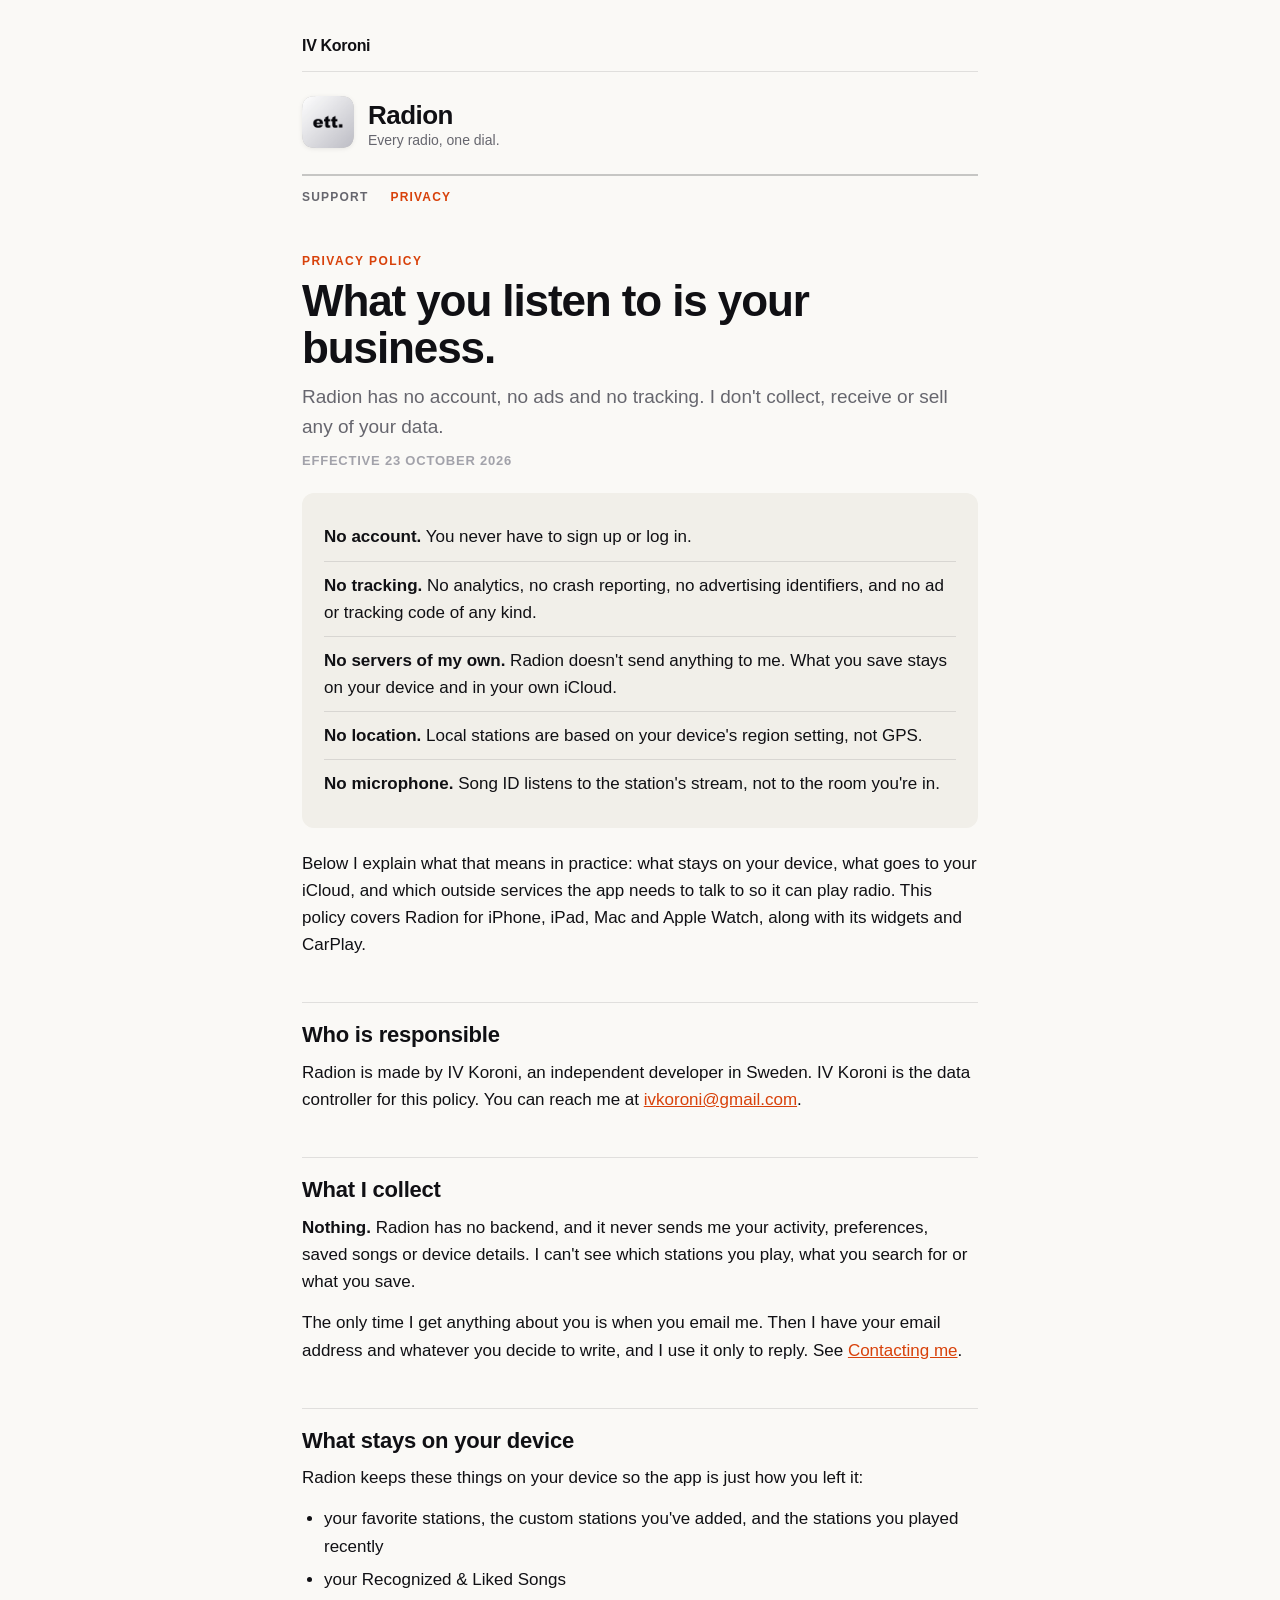
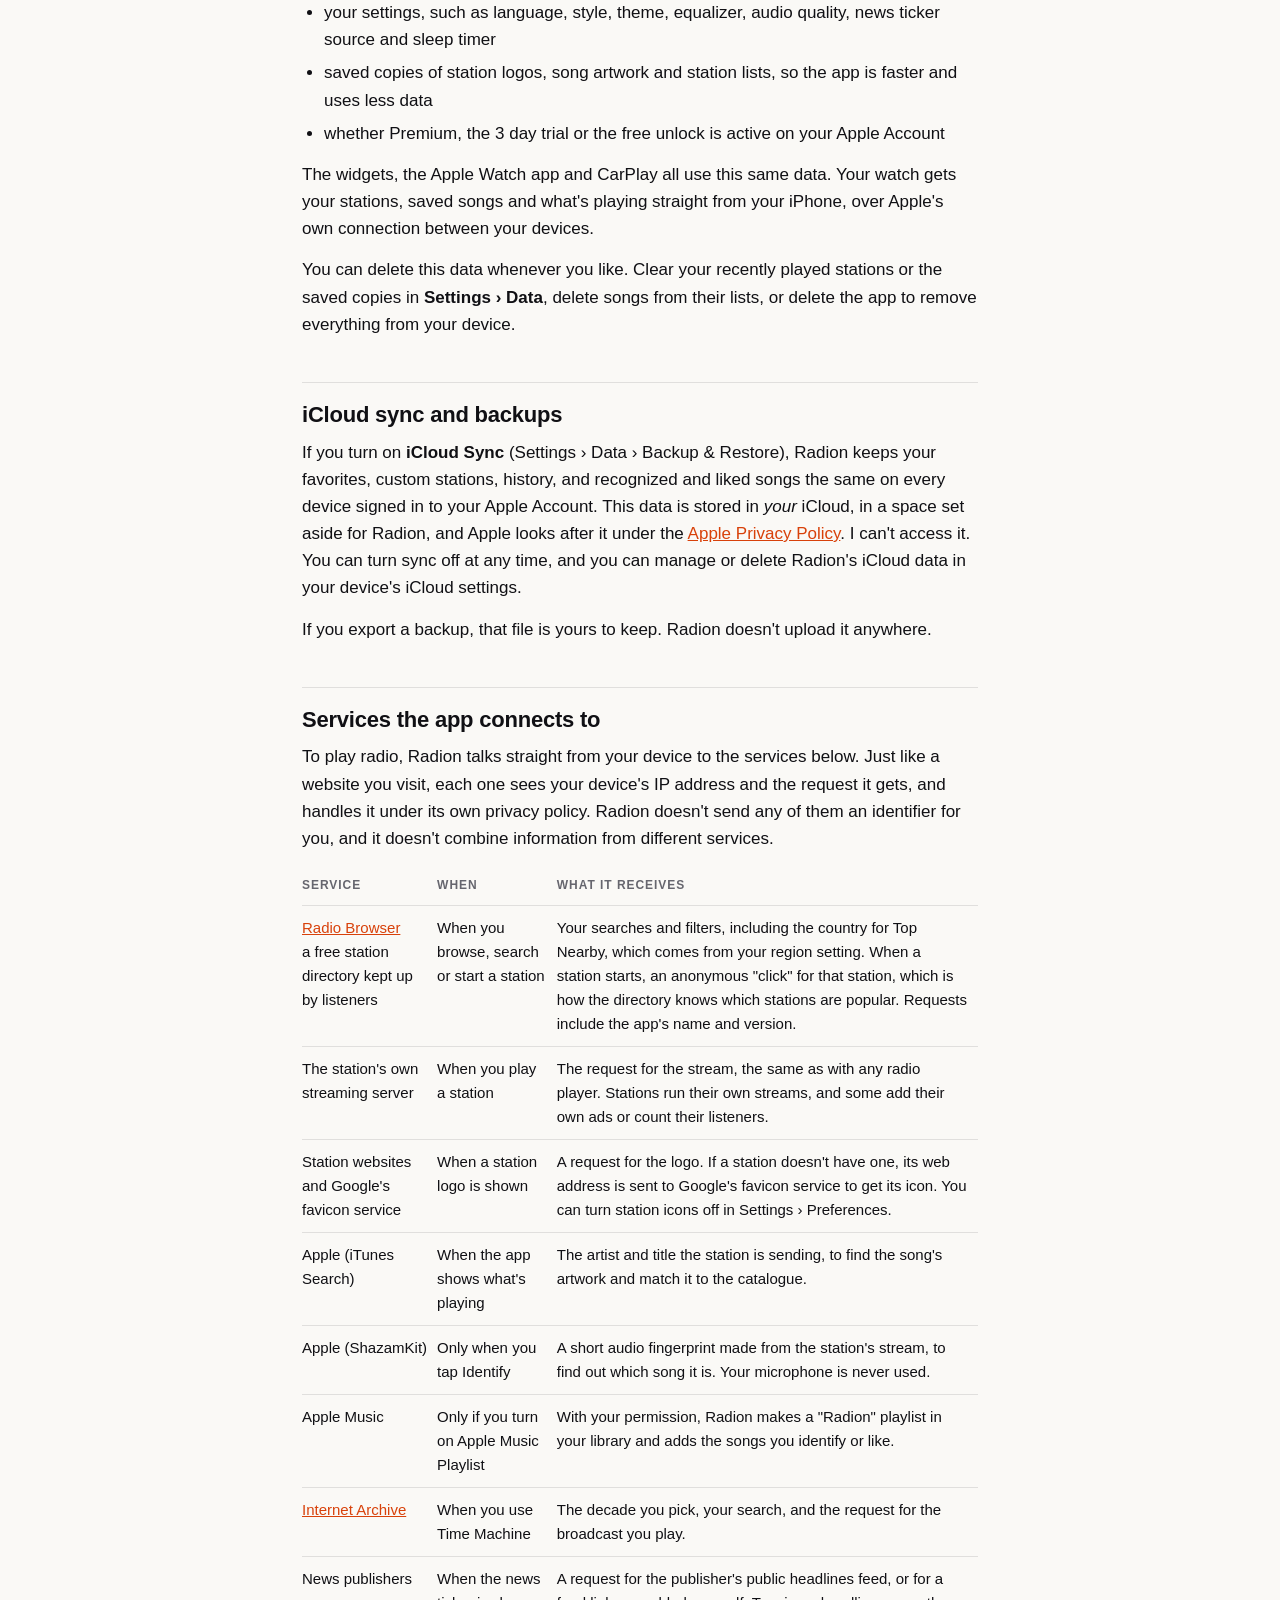
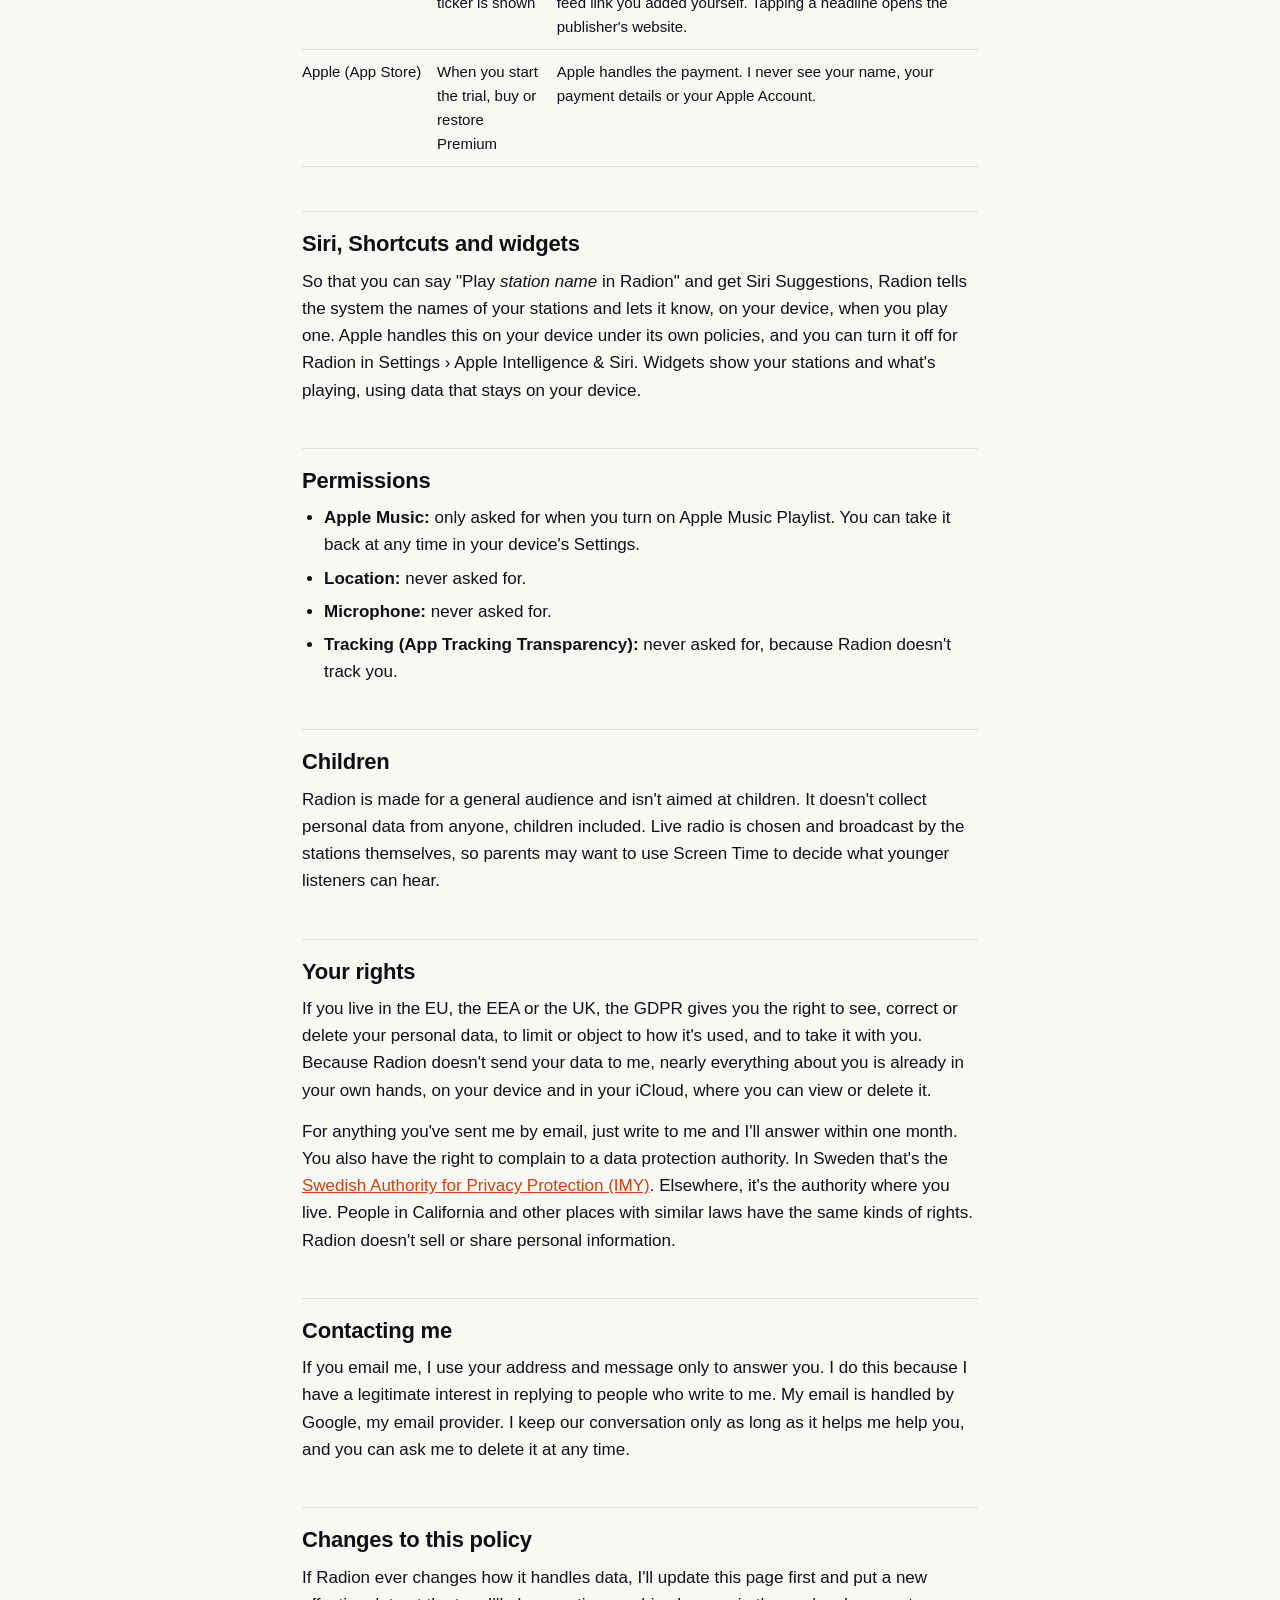
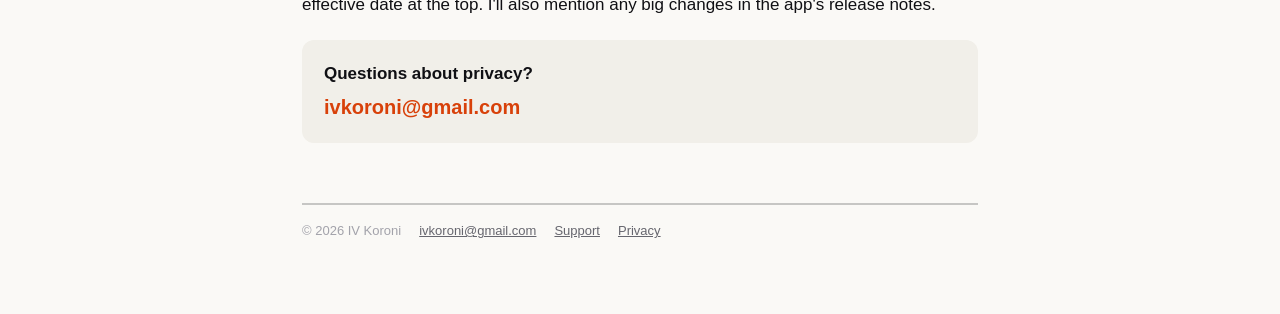
<file: radion/privacy/index.html>
<!DOCTYPE html>
<html lang="en">
<head>
    <meta charset="utf-8">
    <meta name="viewport" content="width=device-width, initial-scale=1">
    <title>Radion Privacy Policy</title>
    <meta name="description" content="How Radion handles your data: no account, no ads, no tracking, and nothing collected by the developer.">
    <link rel="stylesheet" href="/style.css">
    <link rel="apple-touch-icon" href="/radion/apple-touch-icon.png">
    <link rel="icon" href="/radion/icon-light.png">
</head>
<body>
<div class="page">

    <header>
        <div class="topbar"><a class="home-link" href="/">IV Koroni</a></div>
        <div class="masthead">
            <picture>
                <source srcset="/radion/icon-dark.png" media="(prefers-color-scheme: dark)">
                <img class="mark" src="/radion/icon-light.png" alt="">
            </picture>
            <div>
                <div class="masthead-title"><a href="/radion/">Radion</a></div>
                <div class="masthead-sub">Every radio, one dial.</div>
            </div>
        </div>
        <nav class="sections">
            <a href="/radion/support/">Support</a>
            <a href="/radion/privacy/" aria-current="page">Privacy</a>
        </nav>
    </header>

    <main>
        <span class="overline">Privacy Policy</span>
        <h1>What you listen to is your business.</h1>
        <p class="lede">Radion has no account, no ads and no tracking. I don't collect, receive or sell any of your data.</p>
        <p class="dateline">Effective 23 October 2026</p>

        <div class="card">
            <ul class="summary">
                <li><strong>No account.</strong> You never have to sign up or log in.</li>
                <li><strong>No tracking.</strong> No analytics, no crash reporting, no advertising identifiers, and no ad or tracking code of any kind.</li>
                <li><strong>No servers of my own.</strong> Radion doesn't send anything to me. What you save stays on your device and in your own iCloud.</li>
                <li><strong>No location.</strong> Local stations are based on your device's region setting, not GPS.</li>
                <li><strong>No microphone.</strong> Song ID listens to the station's stream, not to the room you're in.</li>
            </ul>
        </div>

        <p>Below I explain what that means in practice: what stays on your device, what goes to your iCloud, and which outside services the app needs to talk to so it can play radio. This policy covers Radion for iPhone, iPad, Mac and Apple Watch, along with its widgets and CarPlay.</p>

        <h2>Who is responsible</h2>
        <p>Radion is made by IV Koroni, an independent developer in Sweden. IV Koroni is the data controller for this policy. You can reach me at <a href="mailto:ivkoroni@gmail.com">ivkoroni@gmail.com</a>.</p>

        <h2>What I collect</h2>
        <p><strong>Nothing.</strong> Radion has no backend, and it never sends me your activity, preferences, saved songs or device details. I can't see which stations you play, what you search for or what you save.</p>
        <p>The only time I get anything about you is when you email me. Then I have your email address and whatever you decide to write, and I use it only to reply. See <a href="#contact">Contacting me</a>.</p>

        <h2>What stays on your device</h2>
        <p>Radion keeps these things on your device so the app is just how you left it:</p>
        <ul>
            <li>your favorite stations, the custom stations you've added, and the stations you played recently</li>
            <li>your Recognized &amp; Liked Songs</li>
            <li>your settings, such as language, style, theme, equalizer, audio quality, news ticker source and sleep timer</li>
            <li>saved copies of station logos, song artwork and station lists, so the app is faster and uses less data</li>
            <li>whether Premium, the 3 day trial or the free unlock is active on your Apple Account</li>
        </ul>
        <p>The widgets, the Apple Watch app and CarPlay all use this same data. Your watch gets your stations, saved songs and what's playing straight from your iPhone, over Apple's own connection between your devices.</p>
        <p>You can delete this data whenever you like. Clear your recently played stations or the saved copies in <strong>Settings › Data</strong>, delete songs from their lists, or delete the app to remove everything from your device.</p>

        <h2>iCloud sync and backups</h2>
        <p>If you turn on <strong>iCloud Sync</strong> (Settings › Data › Backup &amp; Restore), Radion keeps your favorites, custom stations, history, and recognized and liked songs the same on every device signed in to your Apple Account. This data is stored in <em>your</em> iCloud, in a space set aside for Radion, and Apple looks after it under the <a href="https://www.apple.com/legal/privacy/">Apple Privacy Policy</a>. I can't access it. You can turn sync off at any time, and you can manage or delete Radion's iCloud data in your device's iCloud settings.</p>
        <p>If you export a backup, that file is yours to keep. Radion doesn't upload it anywhere.</p>

        <h2>Services the app connects to</h2>
        <p>To play radio, Radion talks straight from your device to the services below. Just like a website you visit, each one sees your device's IP address and the request it gets, and handles it under its own privacy policy. Radion doesn't send any of them an identifier for you, and it doesn't combine information from different services.</p>

        <table>
            <thead>
                <tr><th>Service</th><th>When</th><th>What it receives</th></tr>
            </thead>
            <tbody>
                <tr>
                    <td><a href="https://www.radio-browser.info/">Radio Browser</a><br>a free station directory kept up by listeners</td>
                    <td>When you browse, search or start a station</td>
                    <td>Your searches and filters, including the country for Top Nearby, which comes from your region setting. When a station starts, an anonymous "click" for that station, which is how the directory knows which stations are popular. Requests include the app's name and version.</td>
                </tr>
                <tr>
                    <td>The station's own streaming server</td>
                    <td>When you play a station</td>
                    <td>The request for the stream, the same as with any radio player. Stations run their own streams, and some add their own ads or count their listeners.</td>
                </tr>
                <tr>
                    <td>Station websites and Google's favicon service</td>
                    <td>When a station logo is shown</td>
                    <td>A request for the logo. If a station doesn't have one, its web address is sent to Google's favicon service to get its icon. You can turn station icons off in Settings › Preferences.</td>
                </tr>
                <tr>
                    <td>Apple (iTunes Search)</td>
                    <td>When the app shows what's playing</td>
                    <td>The artist and title the station is sending, to find the song's artwork and match it to the catalogue.</td>
                </tr>
                <tr>
                    <td>Apple (ShazamKit)</td>
                    <td>Only when you tap Identify</td>
                    <td>A short audio fingerprint made from the station's stream, to find out which song it is. Your microphone is never used.</td>
                </tr>
                <tr>
                    <td>Apple Music</td>
                    <td>Only if you turn on Apple Music Playlist</td>
                    <td>With your permission, Radion makes a "Radion" playlist in your library and adds the songs you identify or like.</td>
                </tr>
                <tr>
                    <td><a href="https://archive.org/">Internet Archive</a></td>
                    <td>When you use Time Machine</td>
                    <td>The decade you pick, your search, and the request for the broadcast you play.</td>
                </tr>
                <tr>
                    <td>News publishers</td>
                    <td>When the news ticker is shown</td>
                    <td>A request for the publisher's public headlines feed, or for a feed link you added yourself. Tapping a headline opens the publisher's website.</td>
                </tr>
                <tr>
                    <td>Apple (App Store)</td>
                    <td>When you start the trial, buy or restore Premium</td>
                    <td>Apple handles the payment. I never see your name, your payment details or your Apple Account.</td>
                </tr>
            </tbody>
        </table>

        <h2>Siri, Shortcuts and widgets</h2>
        <p>So that you can say "Play <em>station name</em> in Radion" and get Siri Suggestions, Radion tells the system the names of your stations and lets it know, on your device, when you play one. Apple handles this on your device under its own policies, and you can turn it off for Radion in Settings › Apple Intelligence &amp; Siri. Widgets show your stations and what's playing, using data that stays on your device.</p>

        <h2>Permissions</h2>
        <ul>
            <li><strong>Apple Music:</strong> only asked for when you turn on Apple Music Playlist. You can take it back at any time in your device's Settings.</li>
            <li><strong>Location:</strong> never asked for.</li>
            <li><strong>Microphone:</strong> never asked for.</li>
            <li><strong>Tracking (App Tracking Transparency):</strong> never asked for, because Radion doesn't track you.</li>
        </ul>

        <h2>Children</h2>
        <p>Radion is made for a general audience and isn't aimed at children. It doesn't collect personal data from anyone, children included. Live radio is chosen and broadcast by the stations themselves, so parents may want to use Screen Time to decide what younger listeners can hear.</p>

        <h2>Your rights</h2>
        <p>If you live in the EU, the EEA or the UK, the GDPR gives you the right to see, correct or delete your personal data, to limit or object to how it's used, and to take it with you. Because Radion doesn't send your data to me, nearly everything about you is already in your own hands, on your device and in your iCloud, where you can view or delete it.</p>
        <p>For anything you've sent me by email, just write to me and I'll answer within one month. You also have the right to complain to a data protection authority. In Sweden that's the <a href="https://www.imy.se/">Swedish Authority for Privacy Protection (IMY)</a>. Elsewhere, it's the authority where you live. People in California and other places with similar laws have the same kinds of rights. Radion doesn't sell or share personal information.</p>

        <h2 id="contact">Contacting me</h2>
        <p>If you email me, I use your address and message only to answer you. I do this because I have a legitimate interest in replying to people who write to me. My email is handled by Google, my email provider. I keep our conversation only as long as it helps me help you, and you can ask me to delete it at any time.</p>

        <h2>Changes to this policy</h2>
        <p>If Radion ever changes how it handles data, I'll update this page first and put a new effective date at the top. I'll also mention any big changes in the app's release notes.</p>

        <div class="card">
            <p><strong>Questions about privacy?</strong><br>
            <a class="contact-email" href="mailto:ivkoroni@gmail.com">ivkoroni@gmail.com</a></p>
        </div>
    </main>

    <footer>
        <span>© 2026 IV Koroni</span>
        <a href="mailto:ivkoroni@gmail.com">ivkoroni@gmail.com</a>
        <a href="/radion/support/">Support</a>
        <a href="/radion/privacy/">Privacy</a>
    </footer>

</div>
</body>
</html>
</file>
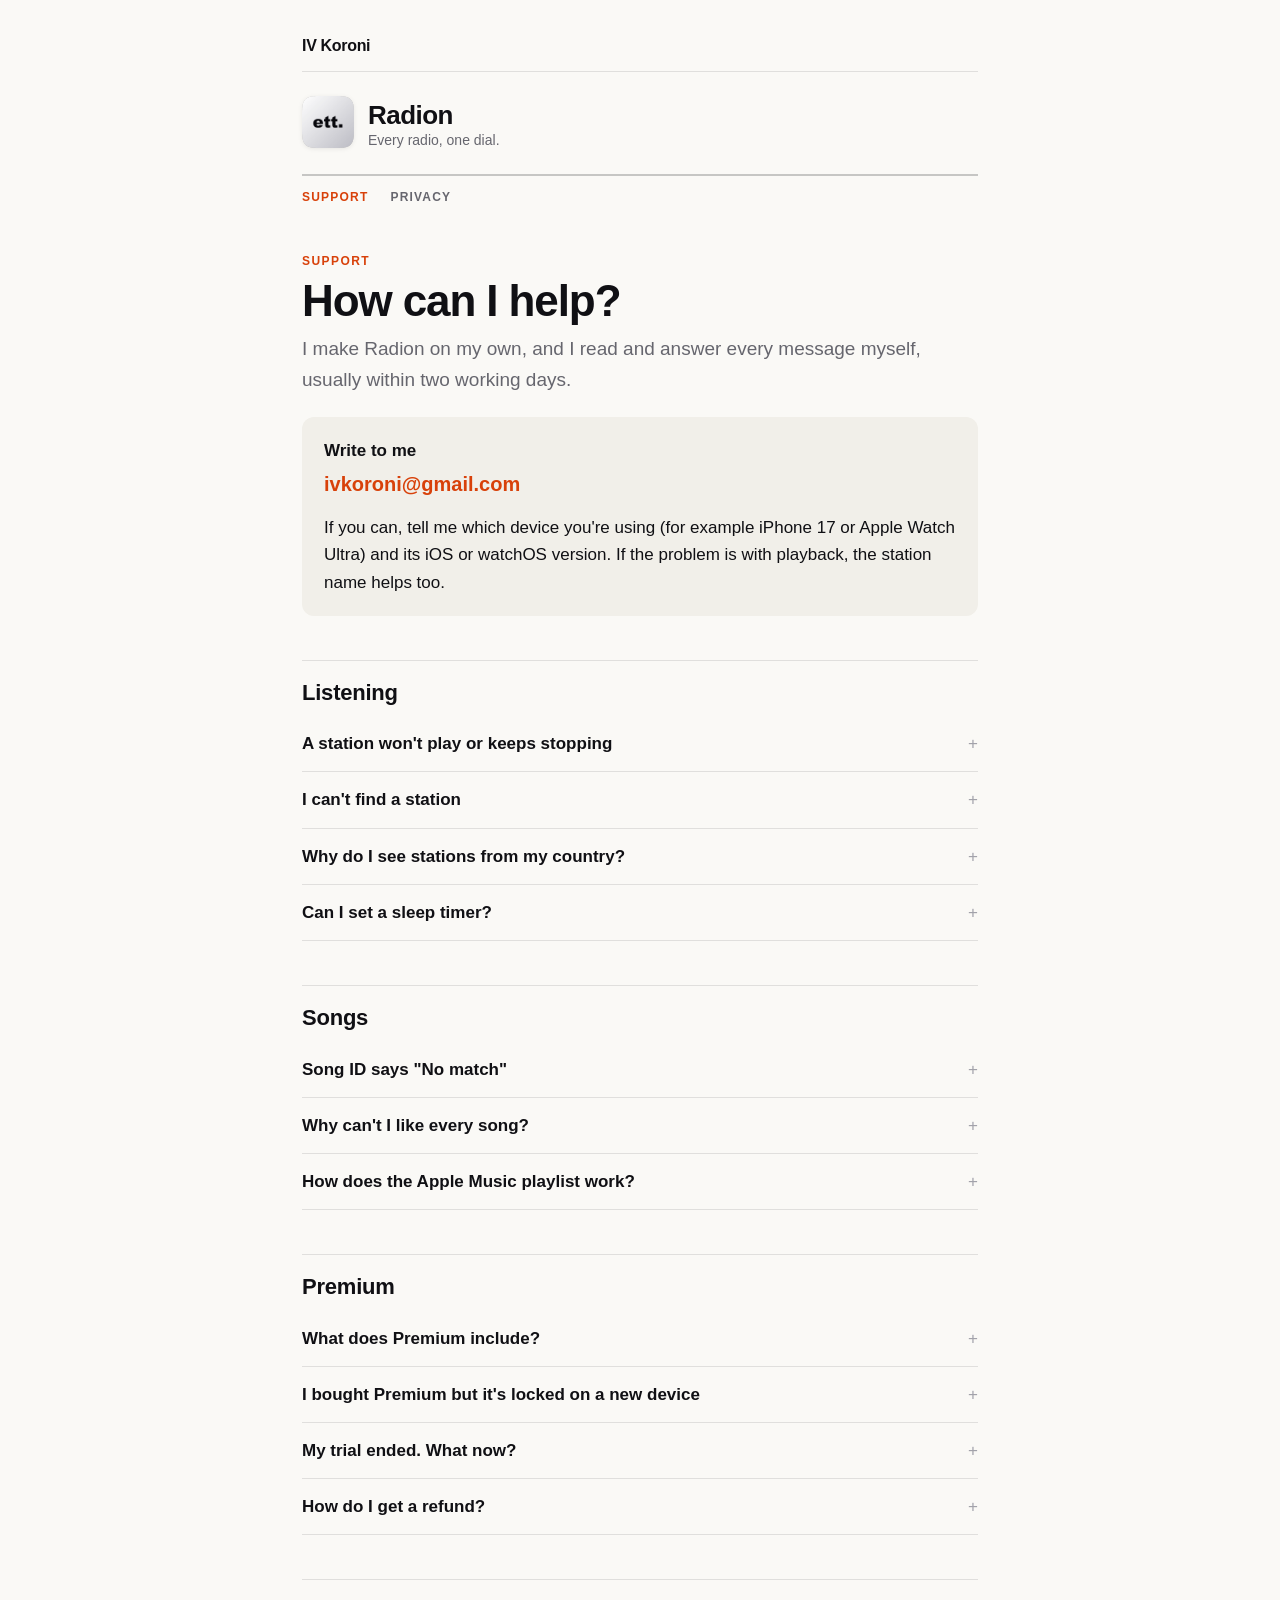
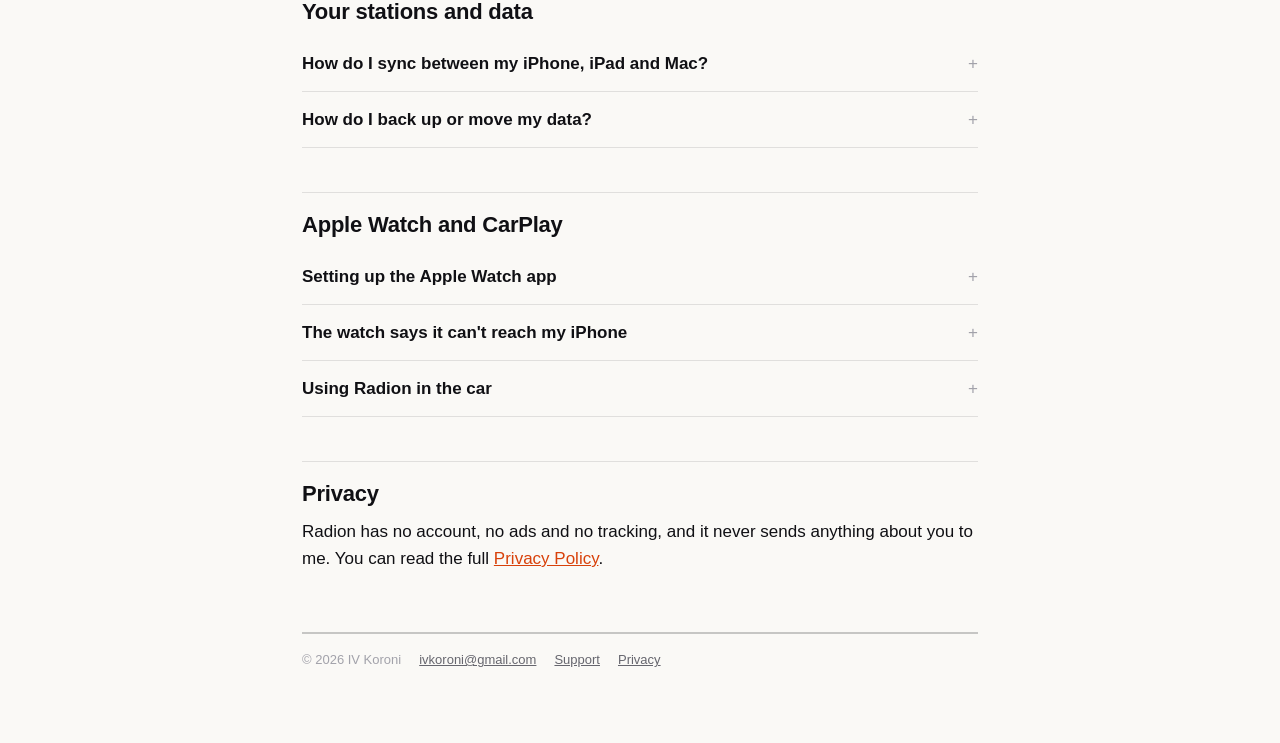
<file: radion/support/index.html>
<!DOCTYPE html>
<html lang="en">
<head>
    <meta charset="utf-8">
    <meta name="viewport" content="width=device-width, initial-scale=1">
    <title>Radion Support</title>
    <meta name="description" content="Help with Radion: playback, song ID, Premium, iCloud sync, Apple Watch and CarPlay.">
    <link rel="stylesheet" href="/style.css">
    <link rel="apple-touch-icon" href="/radion/apple-touch-icon.png">
    <link rel="icon" href="/radion/icon-light.png">
</head>
<body>
<div class="page">

    <header>
        <div class="topbar"><a class="home-link" href="/">IV Koroni</a></div>
        <div class="masthead">
            <picture>
                <source srcset="/radion/icon-dark.png" media="(prefers-color-scheme: dark)">
                <img class="mark" src="/radion/icon-light.png" alt="">
            </picture>
            <div>
                <div class="masthead-title"><a href="/radion/">Radion</a></div>
                <div class="masthead-sub">Every radio, one dial.</div>
            </div>
        </div>
        <nav class="sections">
            <a href="/radion/support/" aria-current="page">Support</a>
            <a href="/radion/privacy/">Privacy</a>
        </nav>
    </header>

    <main>
        <span class="overline">Support</span>
        <h1>How can I help?</h1>
        <p class="lede">I make Radion on my own, and I read and answer every message myself, usually within two working days.</p>

        <div class="card">
            <p><strong>Write to me</strong><br>
            <a class="contact-email" href="mailto:ivkoroni@gmail.com?subject=Radion%20support">ivkoroni@gmail.com</a></p>
            <p>If you can, tell me which device you're using (for example iPhone 17 or Apple Watch Ultra) and its iOS or watchOS version. If the problem is with playback, the station name helps too.</p>
        </div>

        <h2>Listening</h2>

        <details>
            <summary>A station won't play or keeps stopping</summary>
            <p>Every station runs its own stream, so sometimes a station goes offline for a while or moves to a new address. Try another station first to make sure your connection is fine. If only that one station fails, the problem is usually on the station's side, and it often comes back by itself. On a weak connection, it can help to lower <strong>Settings › Preferences › Audio Quality</strong>.</p>
        </details>

        <details>
            <summary>I can't find a station</summary>
            <p>Radion gets its stations from <a href="https://www.radio-browser.info/">Radio Browser</a>, a free directory that listeners keep up to date together. If a station is missing, you can add it there so everyone gets it. If you know the station's stream address, you can also add it yourself in Radion as a <strong>Custom Station</strong>.</p>
        </details>

        <details>
            <summary>Why do I see stations from my country?</summary>
            <p>Top Nearby looks at your device's region (Settings › General › Language &amp; Region). It never uses your location. To see the top stations in another country, change the region, or simply browse that country in Browse.</p>
        </details>

        <details>
            <summary>Can I set a sleep timer?</summary>
            <p>Yes. Open the player and choose the sleep timer. The music stops when the time runs out.</p>
        </details>

        <h2>Songs</h2>

        <details>
            <summary>Song ID says "No match"</summary>
            <p>Song ID listens to the station's stream for a few seconds, so it works best while music is playing, not during talk, ads or jingles. Give it another try a bit later in the song. It doesn't use your microphone, so it doesn't matter how noisy the room is.</p>
        </details>

        <details>
            <summary>Why can't I like every song?</summary>
            <p>You can like a song once Radion has matched what the station is playing to a real song in the catalogue. Some stations don't send song details at all, or only send the name of the show. Song ID still works on those stations.</p>
        </details>

        <details>
            <summary>How does the Apple Music playlist work?</summary>
            <p>Turn on <strong>Settings › Library › Apple Music Playlist</strong>, and Radion will add every song you identify or like to a playlist called "Radion" in your Apple Music library. Removing a song in Radion doesn't remove it from the playlist. To do that, edit the playlist in the Music app.</p>
        </details>

        <h2>Premium</h2>

        <details>
            <summary>What does Premium include?</summary>
            <p>Listening is free. Premium unlocks Favorites, Custom Stations, Song ID, Time Machine and the Sleep Timer. You can try all of it free for 3 days. After that, you can pay once to keep it, or choose to keep it for free. There's no subscription.</p>
        </details>

        <details>
            <summary>I bought Premium but it's locked on a new device</summary>
            <p>Go to <strong>Settings › Premium › Restore Purchases</strong> while you're signed in with the Apple Account you used to buy it. Premium works on every device that uses the same Apple Account.</p>
        </details>

        <details>
            <summary>My trial ended. What now?</summary>
            <p>The trial belongs to your Apple Account, so you only get it once, even if you reinstall the app. When it ends, the app offers to let you keep all the features for free. You can still buy Premium afterwards if you'd like to support Radion, but it doesn't add anything extra.</p>
        </details>

        <details>
            <summary>How do I get a refund?</summary>
            <p>Apple handles all purchases, so refunds go through Apple. You can ask for one at <a href="https://reportaproblem.apple.com/">reportaproblem.apple.com</a>.</p>
        </details>

        <h2>Your stations and data</h2>

        <details>
            <summary>How do I sync between my iPhone, iPad and Mac?</summary>
            <p>Turn on <strong>Settings › Data › Backup &amp; Restore › iCloud Sync</strong> on each device, and make sure they're all signed in to the same Apple Account. Your favorites, custom stations, history and songs will then stay the same everywhere.</p>
        </details>

        <details>
            <summary>How do I back up or move my data?</summary>
            <p>In <strong>Settings › Data › Backup &amp; Restore</strong> you can export a backup file. Import it on another device, and choose whether to add it to what's already there or replace it.</p>
        </details>

        <h2>Apple Watch and CarPlay</h2>

        <details>
            <summary>Setting up the Apple Watch app</summary>
            <p>Install Radion on your watch from the Watch app on your iPhone. Open Radion on your iPhone, and your favorites, custom stations and saved songs will show up on the watch. The button at the top of the watch's home screen lets you choose where the radio plays: on the watch itself, or on your iPhone with the watch as a remote.</p>
        </details>

        <details>
            <summary>The watch says it can't reach my iPhone</summary>
            <p>To use the watch as a remote, your iPhone needs to be nearby with Bluetooth or Wi-Fi turned on. Open Radion on the iPhone once, then try again. Playing on the watch itself works without your phone, over Wi-Fi or cellular.</p>
        </details>

        <details>
            <summary>Using Radion in the car</summary>
            <p>Connect your iPhone to CarPlay and open Radion on the car's screen. You'll find your Favorites, Recently Played and Browse there.</p>
        </details>

        <h2>Privacy</h2>
        <p>Radion has no account, no ads and no tracking, and it never sends anything about you to me. You can read the full <a href="/radion/privacy/">Privacy Policy</a>.</p>
    </main>

    <footer>
        <span>© 2026 IV Koroni</span>
        <a href="mailto:ivkoroni@gmail.com">ivkoroni@gmail.com</a>
        <a href="/radion/support/">Support</a>
        <a href="/radion/privacy/">Privacy</a>
    </footer>

</div>
</body>
</html>
</file>
<file: style.css>
/* ivkoroni.github.io: set like Radion's Newspaper style. Paper stock, true ink,
   one signal colour, hairline rules. Follows the reader's light or dark setting. */

:root {
    --canvas: #FAF9F6;
    --panel: #F1EFE9;
    --ink: #101014;
    --ink-muted: #66666E;
    --ink-faint: #A2A2AA;
    --rule: rgba(16, 16, 20, 0.11);
    --rule-strong: rgba(16, 16, 20, 0.22);
    --signal: #D8410A;
    color-scheme: light dark;
}

@media (prefers-color-scheme: dark) {
    :root {
        --canvas: #0A0A0B;
        --panel: #1F1F24;
        --ink: #F4F4F6;
        --ink-muted: #93939B;
        --ink-faint: #5A5A62;
        --rule: rgba(244, 244, 246, 0.11);
        --rule-strong: rgba(244, 244, 246, 0.20);
        --signal: #FF5A1F;
    }
}

/* Ferron's pages are always dark, like the app, with Ferron red as the
   signal colour. Add class="always-dark" to a page's <html> to use it. */
:root.always-dark {
    --canvas: #0A0A0B;
    --panel: #1F1F24;
    --ink: #F4F4F6;
    --ink-muted: #93939B;
    --ink-faint: #5A5A62;
    --rule: rgba(244, 244, 246, 0.11);
    --rule-strong: rgba(244, 244, 246, 0.20);
    --signal: #E8473A;
    color-scheme: dark;
}

* { box-sizing: border-box; }

html { -webkit-text-size-adjust: 100%; }

body {
    margin: 0;
    background: var(--canvas);
    color: var(--ink);
    font: 17px/1.6 -apple-system, BlinkMacSystemFont, "SF Pro Text", "Helvetica Neue", Arial, sans-serif;
}

.page {
    max-width: 720px;
    margin: 0 auto;
    padding: 48px 22px 72px;
}

/* Masthead */

/* Top bar on app pages: a small IV Koroni name that leads back to the landing page. */
.topbar {
    margin: -16px 0 24px;
    padding-bottom: 12px;
    border-bottom: 1px solid var(--rule);
}

.home-link {
    color: var(--ink);
    font-size: 16px;
    font-weight: 800;
    letter-spacing: -0.02em;
    text-decoration: none;
}

.home-link:hover { color: var(--signal); }

.masthead {
    display: flex;
    align-items: center;
    gap: 14px;
    padding-bottom: 18px;
    border-bottom: 2px solid var(--rule-strong);
}

.mark {
    width: 52px;
    height: 52px;
    border-radius: 12px;
    flex: none;
}

.masthead a { color: inherit; text-decoration: none; }

.masthead-title {
    font-size: 26px;
    font-weight: 800;
    letter-spacing: -0.02em;
    line-height: 1.1;
}

.masthead-sub {
    color: var(--ink-muted);
    font-size: 14px;
}

nav.sections {
    display: flex;
    gap: 22px;
    padding: 12px 0 0;
}

nav.sections a {
    color: var(--ink-muted);
    font-size: 12px;
    font-weight: 700;
    letter-spacing: 0.1em;
    text-transform: uppercase;
    text-decoration: none;
}

nav.sections a[aria-current="page"] { color: var(--signal); }

/* Type */

.overline {
    display: block;
    margin: 44px 0 6px;
    color: var(--signal);
    font-size: 12px;
    font-weight: 700;
    letter-spacing: 0.12em;
    text-transform: uppercase;
}

h1 {
    margin: 0 0 10px;
    font-size: clamp(32px, 6vw, 44px);
    font-weight: 800;
    letter-spacing: -0.025em;
    line-height: 1.08;
}

.lede {
    margin: 0 0 8px;
    color: var(--ink-muted);
    font-size: 19px;
}

.dateline {
    color: var(--ink-faint);
    font-size: 13px;
    font-weight: 600;
    letter-spacing: 0.06em;
    text-transform: uppercase;
}

h2 {
    margin: 44px 0 10px;
    padding-top: 18px;
    border-top: 1px solid var(--rule);
    font-size: 22px;
    font-weight: 700;
    letter-spacing: -0.01em;
    line-height: 1.25;
}

h3 {
    margin: 26px 0 6px;
    font-size: 17px;
    font-weight: 700;
}

p, ul, ol { margin: 0 0 14px; }

ul, ol { padding-left: 22px; }

li { margin-bottom: 6px; }

a { color: var(--signal); }

strong { font-weight: 650; }

/* Pieces */

.card {
    margin: 22px 0;
    padding: 20px 22px;
    background: var(--panel);
    border-radius: 12px;
}

.card p:last-child, .card ul:last-child { margin-bottom: 0; }

.contact-email {
    display: inline-block;
    margin-top: 4px;
    font-size: 20px;
    font-weight: 700;
    text-decoration: none;
}

.summary {
    list-style: none;
    padding: 0;
}

.summary li {
    padding: 10px 0;
    border-bottom: 1px solid var(--rule);
    margin: 0;
}

.summary li:last-child { border-bottom: none; }

table {
    width: 100%;
    margin: 14px 0 18px;
    border-collapse: collapse;
    font-size: 15px;
}

th, td {
    padding: 10px 10px 10px 0;
    border-bottom: 1px solid var(--rule);
    text-align: left;
    vertical-align: top;
}

th {
    color: var(--ink-muted);
    font-size: 12px;
    font-weight: 700;
    letter-spacing: 0.08em;
    text-transform: uppercase;
}

details {
    border-bottom: 1px solid var(--rule);
}

details summary {
    cursor: pointer;
    padding: 14px 0;
    font-weight: 650;
    list-style: none;
}

details summary::-webkit-details-marker { display: none; }

details summary::after {
    content: "+";
    float: right;
    color: var(--ink-faint);
    font-weight: 400;
    transition: transform 0.2s ease;
}

details[open] summary::after { transform: rotate(45deg); }

details > *:not(summary) { margin-top: 0; }

details > p:last-child, details > ul:last-child { padding-bottom: 8px; }

footer {
    display: flex;
    flex-wrap: wrap;
    gap: 6px 18px;
    margin-top: 60px;
    padding-top: 16px;
    border-top: 2px solid var(--rule-strong);
    color: var(--ink-faint);
    font-size: 13px;
}

footer a { color: var(--ink-muted); }

a:focus-visible {
    outline: 2px solid var(--signal);
    outline-offset: 3px;
    border-radius: 4px;
}

/* Landing page: the studio wordmark, then a shelf of apps.
   Add an app by copying one <li class="app"> block in index.html. */

.home-head {
    padding-bottom: 22px;
    border-bottom: 2px solid var(--rule-strong);
}

.wordmark {
    margin: 0;
    font-size: clamp(56px, 14vw, 104px);
    font-weight: 800;
    letter-spacing: -0.045em;
    line-height: 0.92;
}

.wordmark a { color: inherit; text-decoration: none; }

.home-sub {
    margin: 12px 0 0;
    color: var(--ink-muted);
    font-size: 17px;
}

.shelf-title {
    margin: 40px 0 0;
    padding: 0;
    border: 0;
    color: var(--ink-muted);
    font-size: 15px;
    font-weight: 600;
    letter-spacing: 0;
}

.shelf {
    list-style: none;
    margin: 0;
    padding: 0;
}

.app {
    position: relative;
    display: flex;
    gap: 22px;
    align-items: flex-start;
    margin: 0;
    padding: 26px 0;
    border-bottom: 1px solid var(--rule);
}

.app:last-child { border-bottom: 0; }

.app picture { flex: none; }

.app-icon {
    display: block;
    width: 96px;
    height: 96px;
}

.app-body { min-width: 0; }

.app-name {
    margin: 2px 0 2px;
    font-size: 28px;
    font-weight: 800;
    letter-spacing: -0.02em;
    line-height: 1.1;
}

/* The app name's link covers the whole row, so the row is one big target.
   The buttons and links inside sit above it and stay clickable on their own. */
.app-name a { color: inherit; text-decoration: none; }
.app-name a::after { content: ""; position: absolute; inset: 0; }
.app:hover .app-name a { color: var(--signal); }

.app-tagline {
    margin: 0 0 2px;
    font-size: 18px;
}

.app-devices {
    margin: 0 0 16px;
    color: var(--ink-muted);
    font-size: 14px;
}

.app-actions {
    display: flex;
    flex-wrap: wrap;
    align-items: center;
    gap: 10px 20px;
    margin: 0;
    font-size: 15px;
}

.app-actions a { position: relative; z-index: 1; }

.store-button {
    display: inline-block;
    padding: 9px 16px;
    background: var(--ink);
    color: var(--canvas);
    border-radius: 10px;
    font-weight: 600;
    text-decoration: none;
}

.store-button:hover { background: var(--signal); }

/* App icon shape. Apple's icons use a smooth, continuous curve (a superellipse),
   not plain rounded corners. Any image with class "app-icon" or "mark" gets it. */
.app-icon, .mark {
    border-radius: 0;
    -webkit-mask: url("data:image/svg+xml,%3Csvg xmlns='http://www.w3.org/2000/svg' viewBox='0 0 100 100'%3E%3Cpath d='M100.00 50.00 L99.96 66.80 L99.83 72.14 L99.61 76.01 L99.31 79.12 L98.92 81.75 L98.44 84.05 L97.87 86.08 L97.20 87.89 L96.44 89.52 L95.58 91.00 L94.61 92.33 L93.53 93.53 L92.33 94.61 L91.00 95.58 L89.52 96.44 L87.89 97.20 L86.08 97.87 L84.05 98.44 L81.75 98.92 L79.12 99.31 L76.01 99.61 L72.14 99.83 L66.80 99.96 L50.00 100.00 L33.20 99.96 L27.86 99.83 L23.99 99.61 L20.88 99.31 L18.25 98.92 L15.95 98.44 L13.92 97.87 L12.11 97.20 L10.48 96.44 L9.00 95.58 L7.67 94.61 L6.47 93.53 L5.39 92.33 L4.42 91.00 L3.56 89.52 L2.80 87.89 L2.13 86.08 L1.56 84.05 L1.08 81.75 L0.69 79.12 L0.39 76.01 L0.17 72.14 L0.04 66.80 L0.00 50.00 L0.04 33.20 L0.17 27.86 L0.39 23.99 L0.69 20.88 L1.08 18.25 L1.56 15.95 L2.13 13.92 L2.80 12.11 L3.56 10.48 L4.42 9.00 L5.39 7.67 L6.47 6.47 L7.67 5.39 L9.00 4.42 L10.48 3.56 L12.11 2.80 L13.92 2.13 L15.95 1.56 L18.25 1.08 L20.88 0.69 L23.99 0.39 L27.86 0.17 L33.20 0.04 L50.00 0.00 L66.80 0.04 L72.14 0.17 L76.01 0.39 L79.12 0.69 L81.75 1.08 L84.05 1.56 L86.08 2.13 L87.89 2.80 L89.52 3.56 L91.00 4.42 L92.33 5.39 L93.53 6.47 L94.61 7.67 L95.58 9.00 L96.44 10.48 L97.20 12.11 L97.87 13.92 L98.44 15.95 L98.92 18.25 L99.31 20.88 L99.61 23.99 L99.83 27.86 L99.96 33.20Z'/%3E%3C/svg%3E") center / 100% 100% no-repeat;
    mask: url("data:image/svg+xml,%3Csvg xmlns='http://www.w3.org/2000/svg' viewBox='0 0 100 100'%3E%3Cpath d='M100.00 50.00 L99.96 66.80 L99.83 72.14 L99.61 76.01 L99.31 79.12 L98.92 81.75 L98.44 84.05 L97.87 86.08 L97.20 87.89 L96.44 89.52 L95.58 91.00 L94.61 92.33 L93.53 93.53 L92.33 94.61 L91.00 95.58 L89.52 96.44 L87.89 97.20 L86.08 97.87 L84.05 98.44 L81.75 98.92 L79.12 99.31 L76.01 99.61 L72.14 99.83 L66.80 99.96 L50.00 100.00 L33.20 99.96 L27.86 99.83 L23.99 99.61 L20.88 99.31 L18.25 98.92 L15.95 98.44 L13.92 97.87 L12.11 97.20 L10.48 96.44 L9.00 95.58 L7.67 94.61 L6.47 93.53 L5.39 92.33 L4.42 91.00 L3.56 89.52 L2.80 87.89 L2.13 86.08 L1.56 84.05 L1.08 81.75 L0.69 79.12 L0.39 76.01 L0.17 72.14 L0.04 66.80 L0.00 50.00 L0.04 33.20 L0.17 27.86 L0.39 23.99 L0.69 20.88 L1.08 18.25 L1.56 15.95 L2.13 13.92 L2.80 12.11 L3.56 10.48 L4.42 9.00 L5.39 7.67 L6.47 6.47 L7.67 5.39 L9.00 4.42 L10.48 3.56 L12.11 2.80 L13.92 2.13 L15.95 1.56 L18.25 1.08 L20.88 0.69 L23.99 0.39 L27.86 0.17 L33.20 0.04 L50.00 0.00 L66.80 0.04 L72.14 0.17 L76.01 0.39 L79.12 0.69 L81.75 1.08 L84.05 1.56 L86.08 2.13 L87.89 2.80 L89.52 3.56 L91.00 4.42 L92.33 5.39 L93.53 6.47 L94.61 7.67 L95.58 9.00 L96.44 10.48 L97.20 12.11 L97.87 13.92 L98.44 15.95 L98.92 18.25 L99.31 20.88 L99.61 23.99 L99.83 27.86 L99.96 33.20Z'/%3E%3C/svg%3E") center / 100% 100% no-repeat;
}

/* A faint edge so light icons don't disappear into the light page. */
.app picture, .masthead picture {
    filter: drop-shadow(0 0 0.6px var(--rule-strong)) drop-shadow(0 1px 2px rgba(0, 0, 0, 0.08));
}

@media (max-width: 520px) {
    body { font-size: 16px; }
    .page { padding-top: 32px; }
    table { font-size: 14px; }
    .app { gap: 16px; }
    .app-icon { width: 68px; height: 68px; }
    .app-name { font-size: 24px; }
}
</file>
